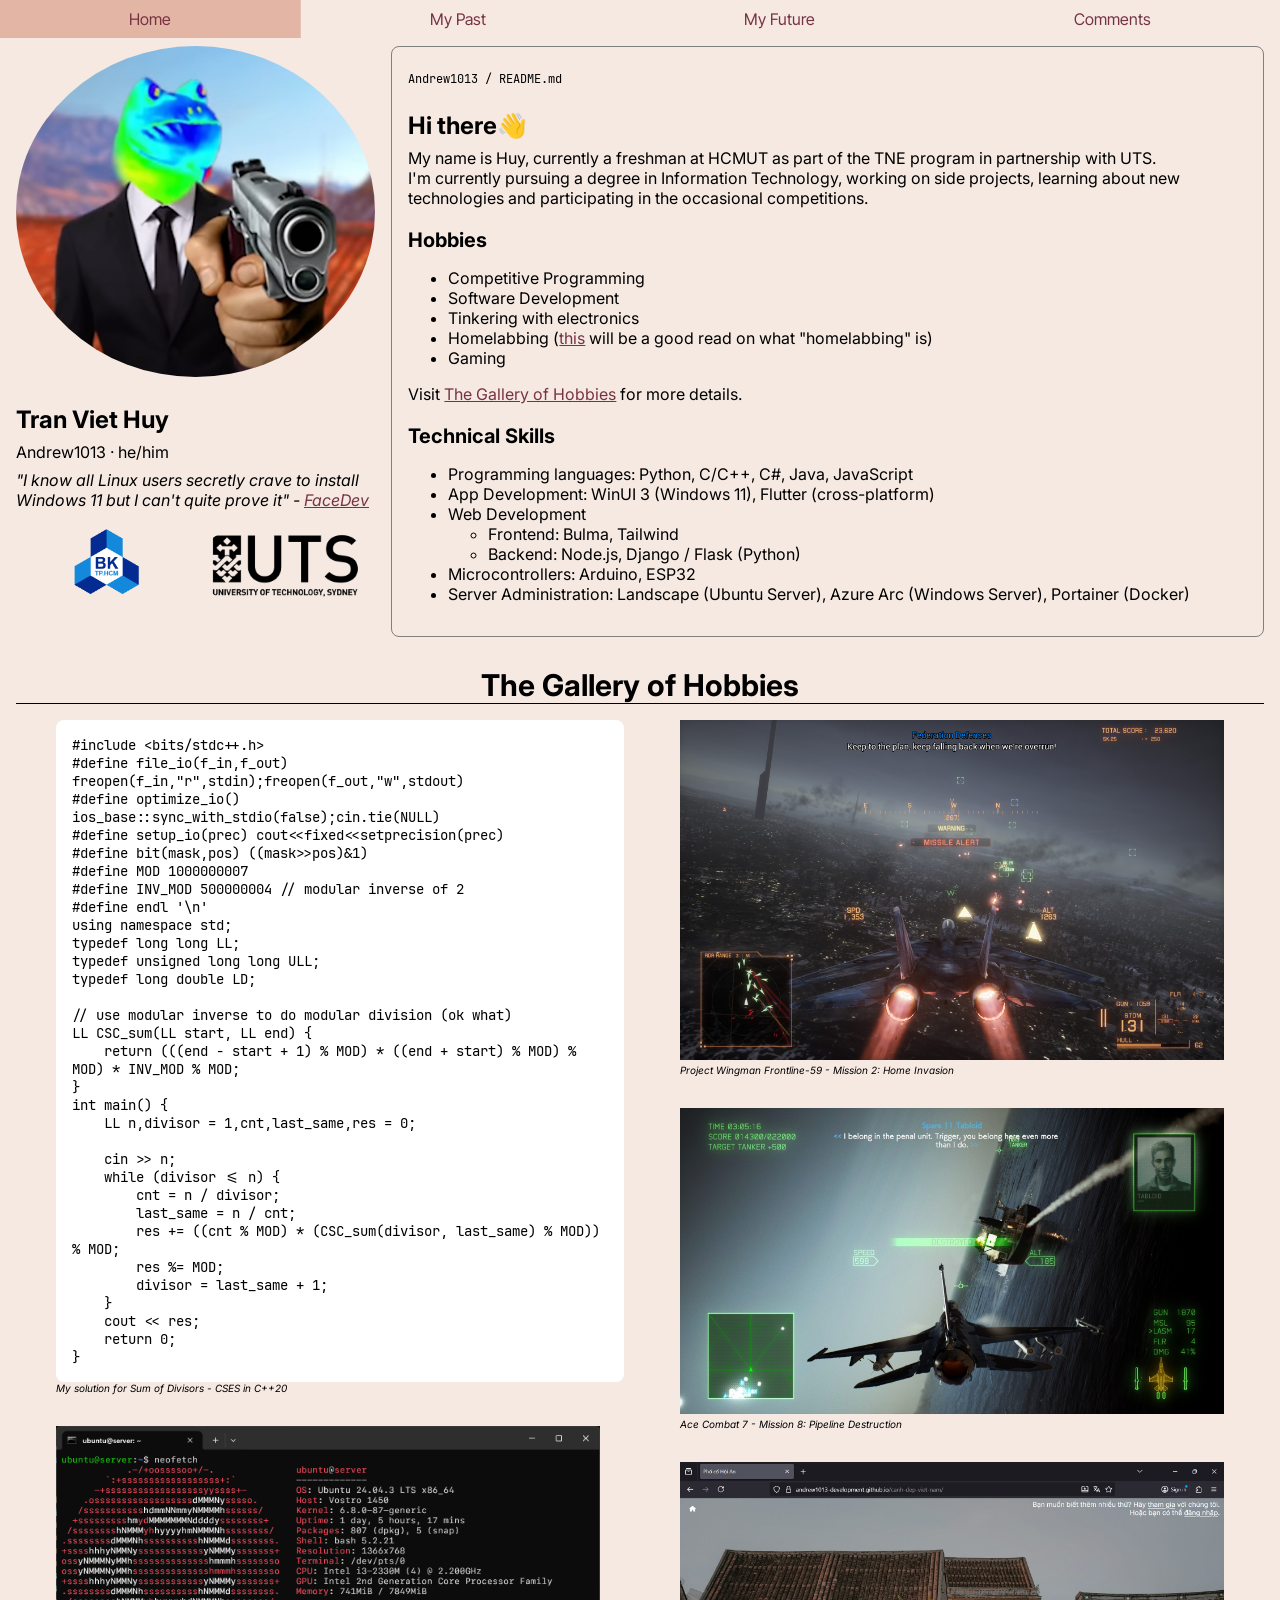
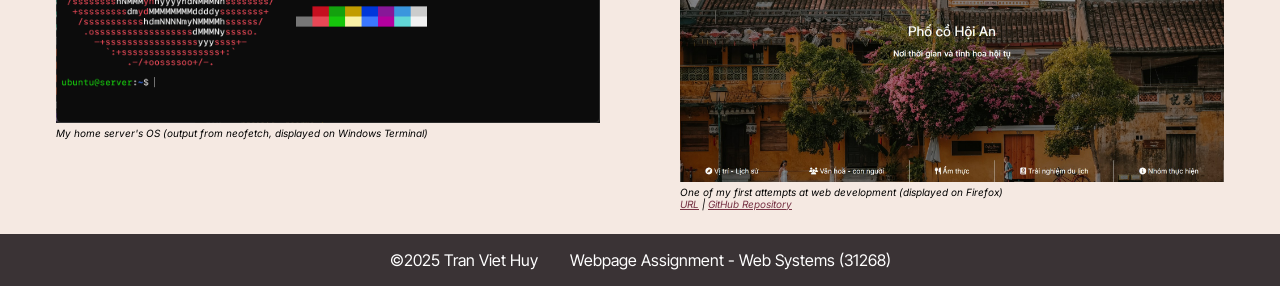
<file: index.html>
<!DOCTYPE html>
<html lang="en">
    <head>
        <meta charset="UTF-8">
        <meta name="viewport" content="width=device-width, initial-scale=1.0">
        <link rel="stylesheet" href="websystems.css">
        <title>Home</title>
    </head>
    <body>
        <header>
            <nav>
                <a class="selected" href="index.html">Home</a>
                <a href="past.html">My Past</a>
                <a href="future.html">My Future</a>
                <a href="comments.html">Comments</a>
            </nav>
        </header>
        <main>
            <div class="page">
                <section>
                    <div class="profile">
                        <div class="sidebar">
                            <img src="images/home/profile.jpg" alt="A profile picture of Tran Viet Huy, depicting a humanoid frog holding a gun">
                            <h2>Tran Viet Huy</h2>
                            <p>Andrew1013 &middot; he/him</p>
                            <p><i>"I know all Linux users secretly crave to install Windows 11 but I can't quite prove it" - <a href="https://youtu.be/ROMLBio1iCI?si=pkUPXzKZZ88r0dwk&amp;t=563" target="_blank">FaceDev</a></i></p>
                            <div class="affiliation">
                                <img src="images/home/bk-logo.png" alt="Ho Chi Minh University of Technology logo">
                                <img src="images/home/uts-logo.png" alt="University of Technology Sydney logo">
                            </div>
                        </div>
                        <div class="readme">
                            <p class="filename">Andrew1013 / README.md</p>
                            <div class="markdown">
                                <h2>Hi there👋</h2>
                                <p>
                                    My name is Huy, currently a freshman at HCMUT as part of the TNE program in partnership with UTS.<br>
                                    I'm currently pursuing a degree in Information Technology, working on side projects, learning about new technologies and participating in the occasional competitions.
                                </p>
                                <h3>Hobbies</h3>
                                <ul>
                                    <li>Competitive Programming</li>
                                    <li>Software Development</li>
                                    <li>Tinkering with electronics</li>
                                    <li>Homelabbing (<a href="https://itbible.org/homelabbing-for-beginners-break-things-learn-things-and-have-fun/" target="_blank">this</a> will be a good read on what "homelabbing" is)</li>
                                    <li>Gaming</li>
                                </ul>
                                <p>Visit <a href="#gallery">The Gallery of Hobbies</a> for more details.</p>
                                <h3>Technical Skills</h3>
                                <ul>
                                    <li>Programming languages: Python, C/C++, C#, Java, JavaScript</li>
                                    <li>App Development: WinUI 3 (Windows 11), Flutter (cross-platform)</li>
                                    <li>
                                        Web Development
                                        <ul>
                                            <li>Frontend: Bulma, Tailwind</li>
                                            <li>Backend: Node.js, Django / Flask (Python)</li>
                                        </ul>
                                    </li>
                                    <li>Microcontrollers: Arduino, ESP32</li>
                                    <li>Server Administration: Landscape (Ubuntu Server), Azure Arc (Windows Server), Portainer (Docker)</li>
                                </ul>
                            </div>
                        </div>
                    </div>
                </section>
                <section>
                    <div class="gallery" id="gallery">
                        <h1>The Gallery of Hobbies</h1>
                        <div class="container">
                            <figure>
                                <pre><code>#include &lt;bits/stdc++.h&gt;
#define file_io(f_in,f_out) freopen(f_in,&quot;r&quot;,stdin);freopen(f_out,&quot;w&quot;,stdout)
#define optimize_io() ios_base::sync_with_stdio(false);cin.tie(NULL)
#define setup_io(prec) cout&lt;&lt;fixed&lt;&lt;setprecision(prec)
#define bit(mask,pos) ((mask&gt;&gt;pos)&amp;1)
#define MOD 1000000007
#define INV_MOD 500000004 // modular inverse of 2
#define endl &#39;\n&#39;
using namespace std;
typedef long long LL;
typedef unsigned long long ULL;
typedef long double LD;

// use modular inverse to do modular division (ok what)
LL CSC_sum(LL start, LL end) {
    return (((end - start + 1) % MOD) * ((end + start) % MOD) % MOD) * INV_MOD % MOD;
}
int main() {
    LL n,divisor = 1,cnt,last_same,res = 0;
    
    cin &gt;&gt; n;
    while (divisor &lt;= n) {
        cnt = n / divisor;
        last_same = n / cnt;
        res += ((cnt % MOD) * (CSC_sum(divisor, last_same) % MOD)) % MOD;
        res %= MOD;
        divisor = last_same + 1;
    }
    cout &lt;&lt; res;
    return 0;
}</code></pre>                               
                                <figcaption>My solution for Sum of Divisors - CSES in C++20</figcaption>
                            </figure>
                            <figure>
                                <img src="images/home/homelab.png" alt="A screenshot of a Linux terminal running neofetch, showing the system details for a home server.">
                                <figcaption>My home server's OS (output from neofetch, displayed on Windows Terminal)</figcaption>
                            </figure>
                            <figure>
                                <img src="images/home/project-wingman.jpg" alt="A gameplay screenshot from the game Project Wingman, showing a jet fighter in a foggy, nighttime mission.">
                                <figcaption>Project Wingman Frontline-59 - Mission 2: Home Invasion</figcaption>
                            </figure>
                            <figure>
                                <img src="images/home/ace-combat.jpg" alt="A gameplay screenshot from the game Ace Combat 7, showing a jet fighter destroying a target ship.">
                                <figcaption>Ace Combat 7 - Mission 8: Pipeline Destruction</figcaption>
                            </figure>
                            <figure>
                                <img src="images/home/web-dev.jpg" alt="A screenshot of a previous web development project, a tourism website for Phố cổ Hội An.">
                                <figcaption>
                                    One of my first attempts at web development (displayed on Firefox)<br>
                                    <a href="https://andrew1013-development.github.io/canh-dep-viet-nam/" target="_blank">URL</a> | <a href="https://github.com/Andrew1013-development/canh-dep-viet-nam" target="_blank">GitHub Repository</a>
                                </figcaption>
                            </figure>
                        </div>
                    </div>
                </section>
            </div>
        </main>
        <footer>
            <p>&copy;2025 Tran Viet Huy</p>
            <p id="assignment-footer-field">Webpage Assignment - Web Systems (31268)</p>
        </footer>
    </body>
</html>
</file>
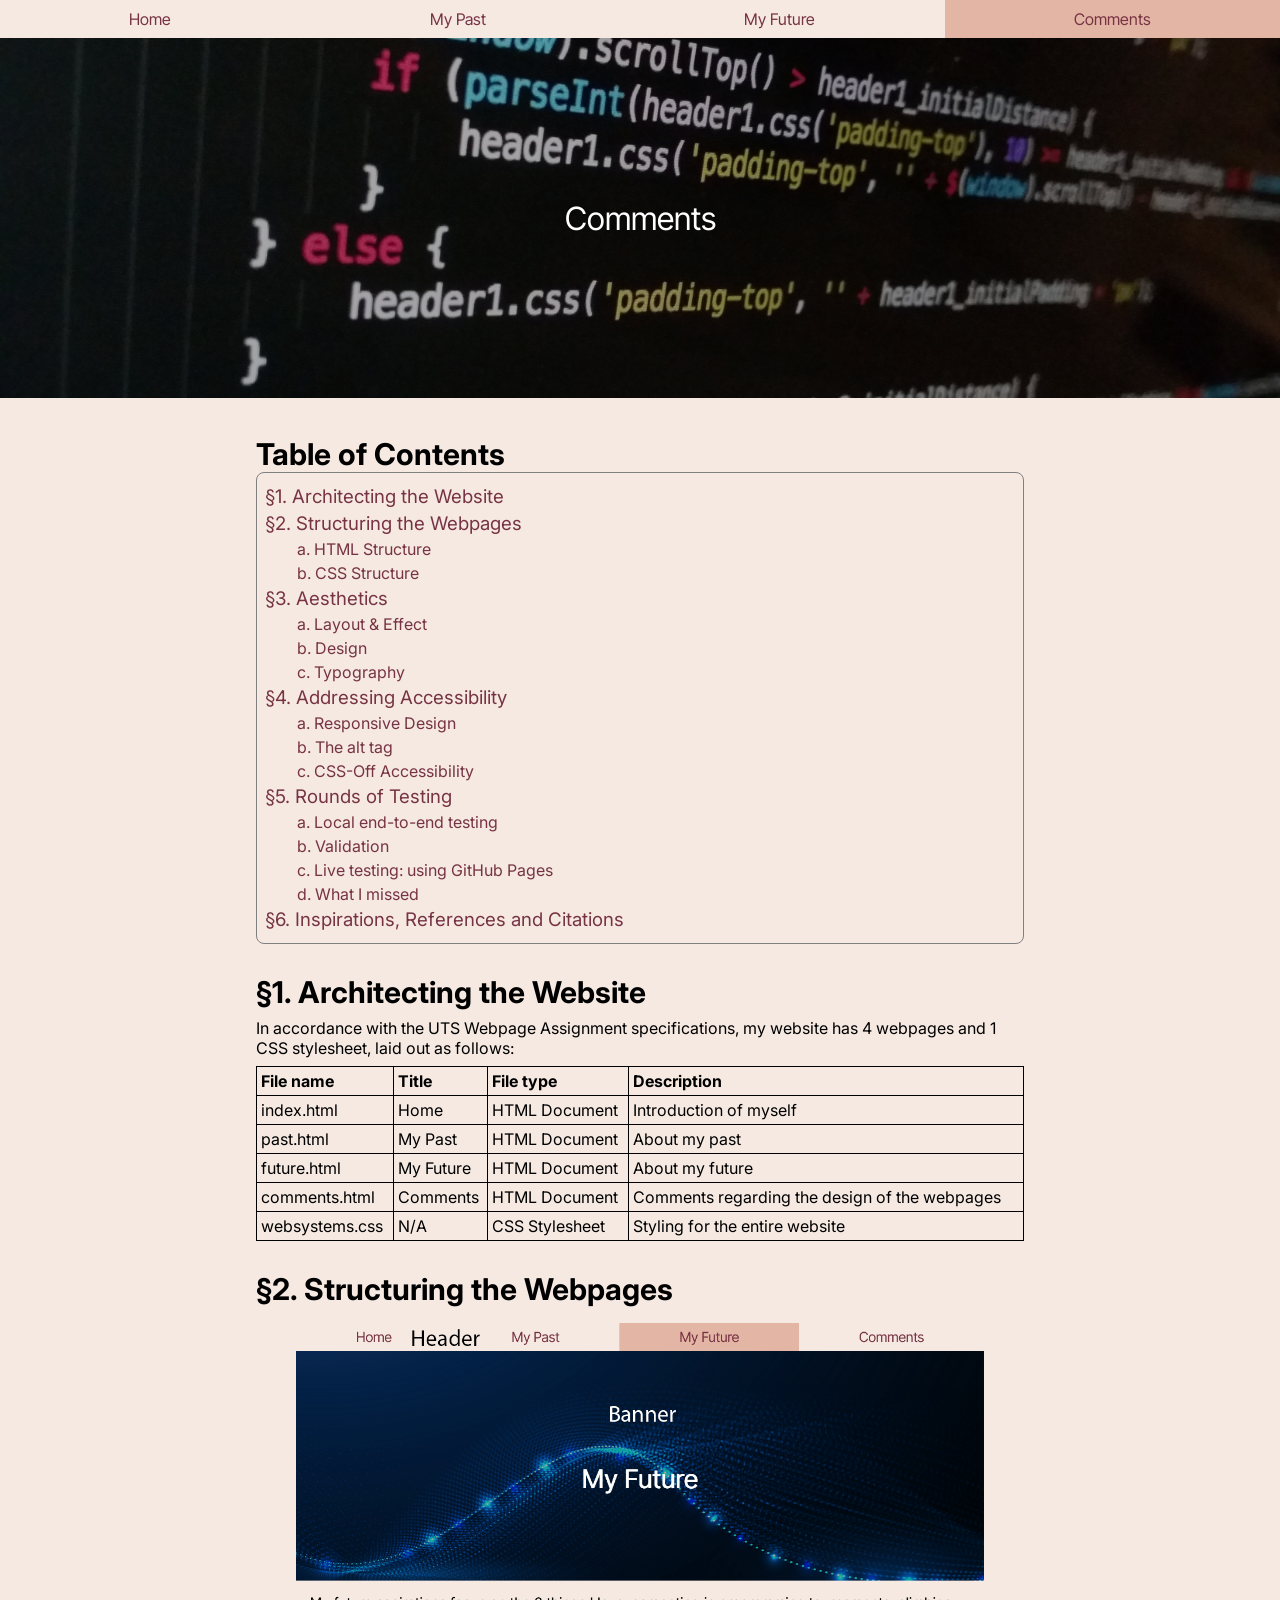
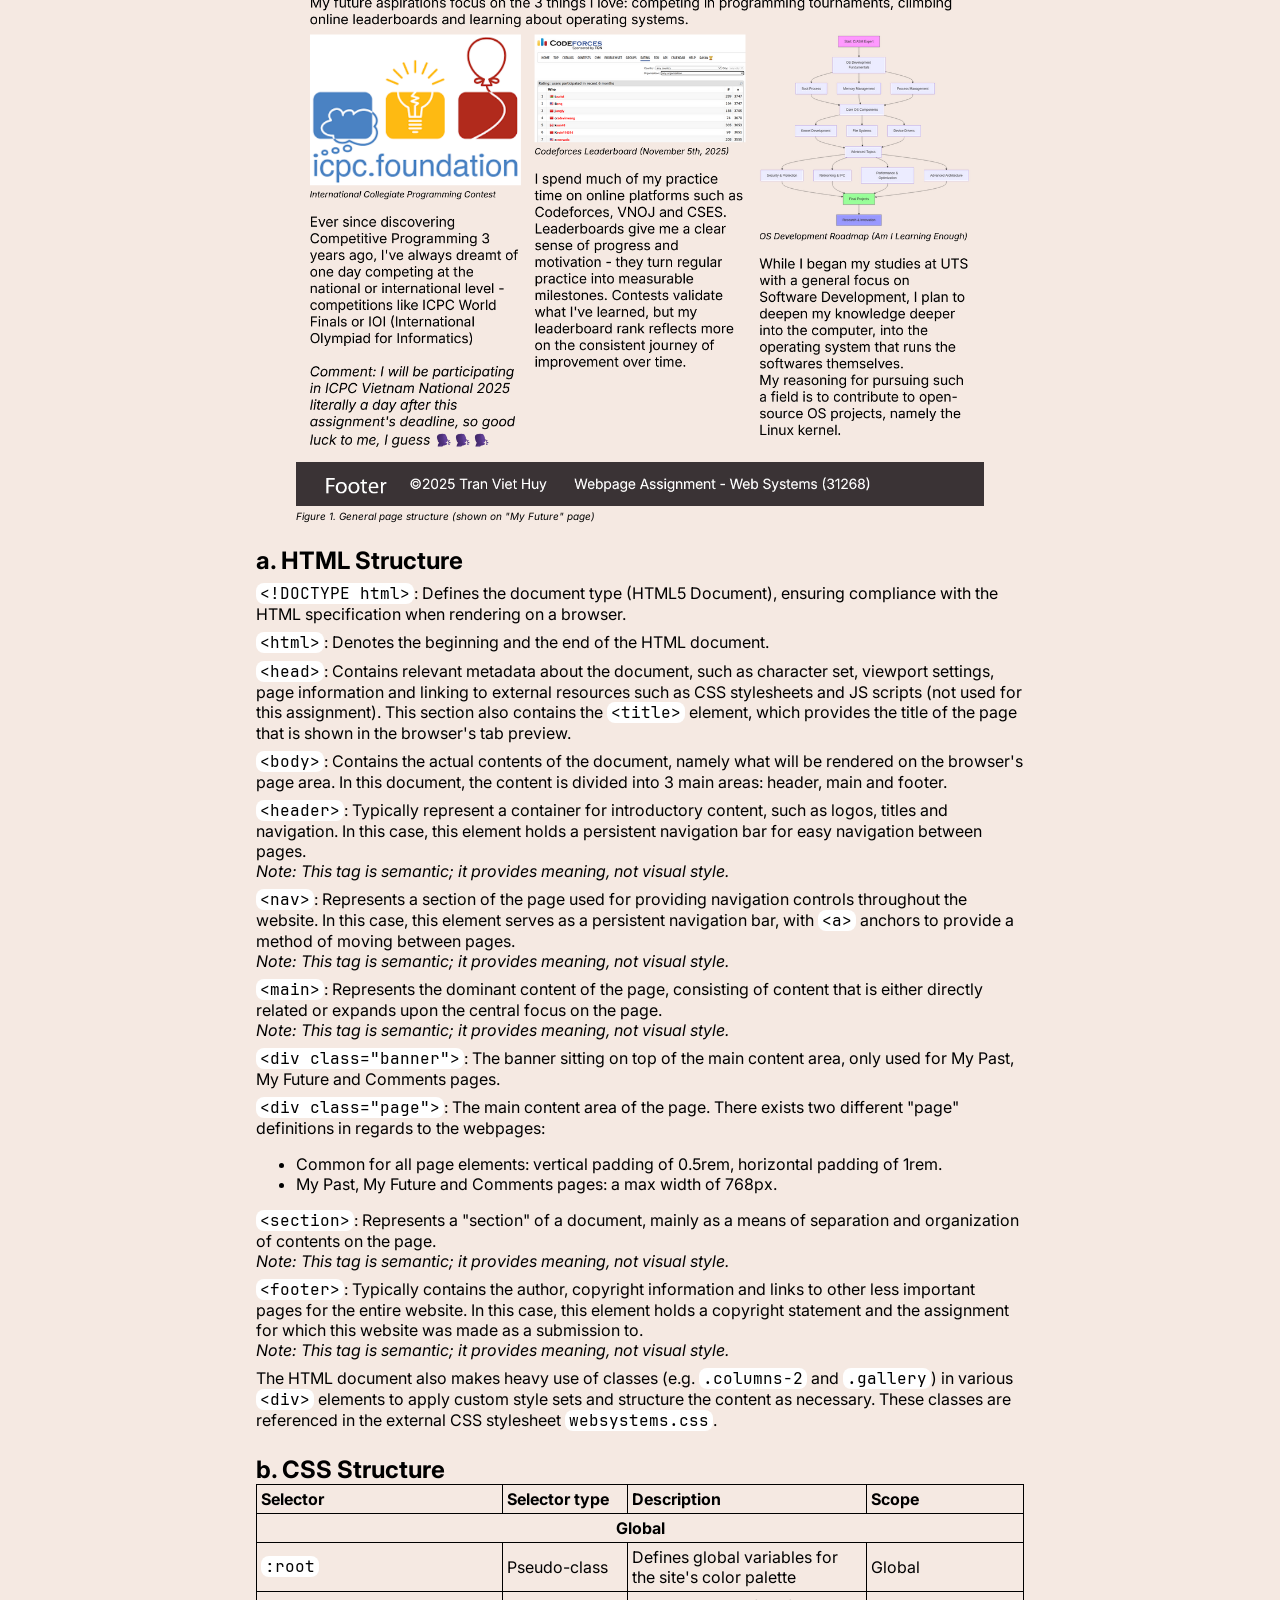
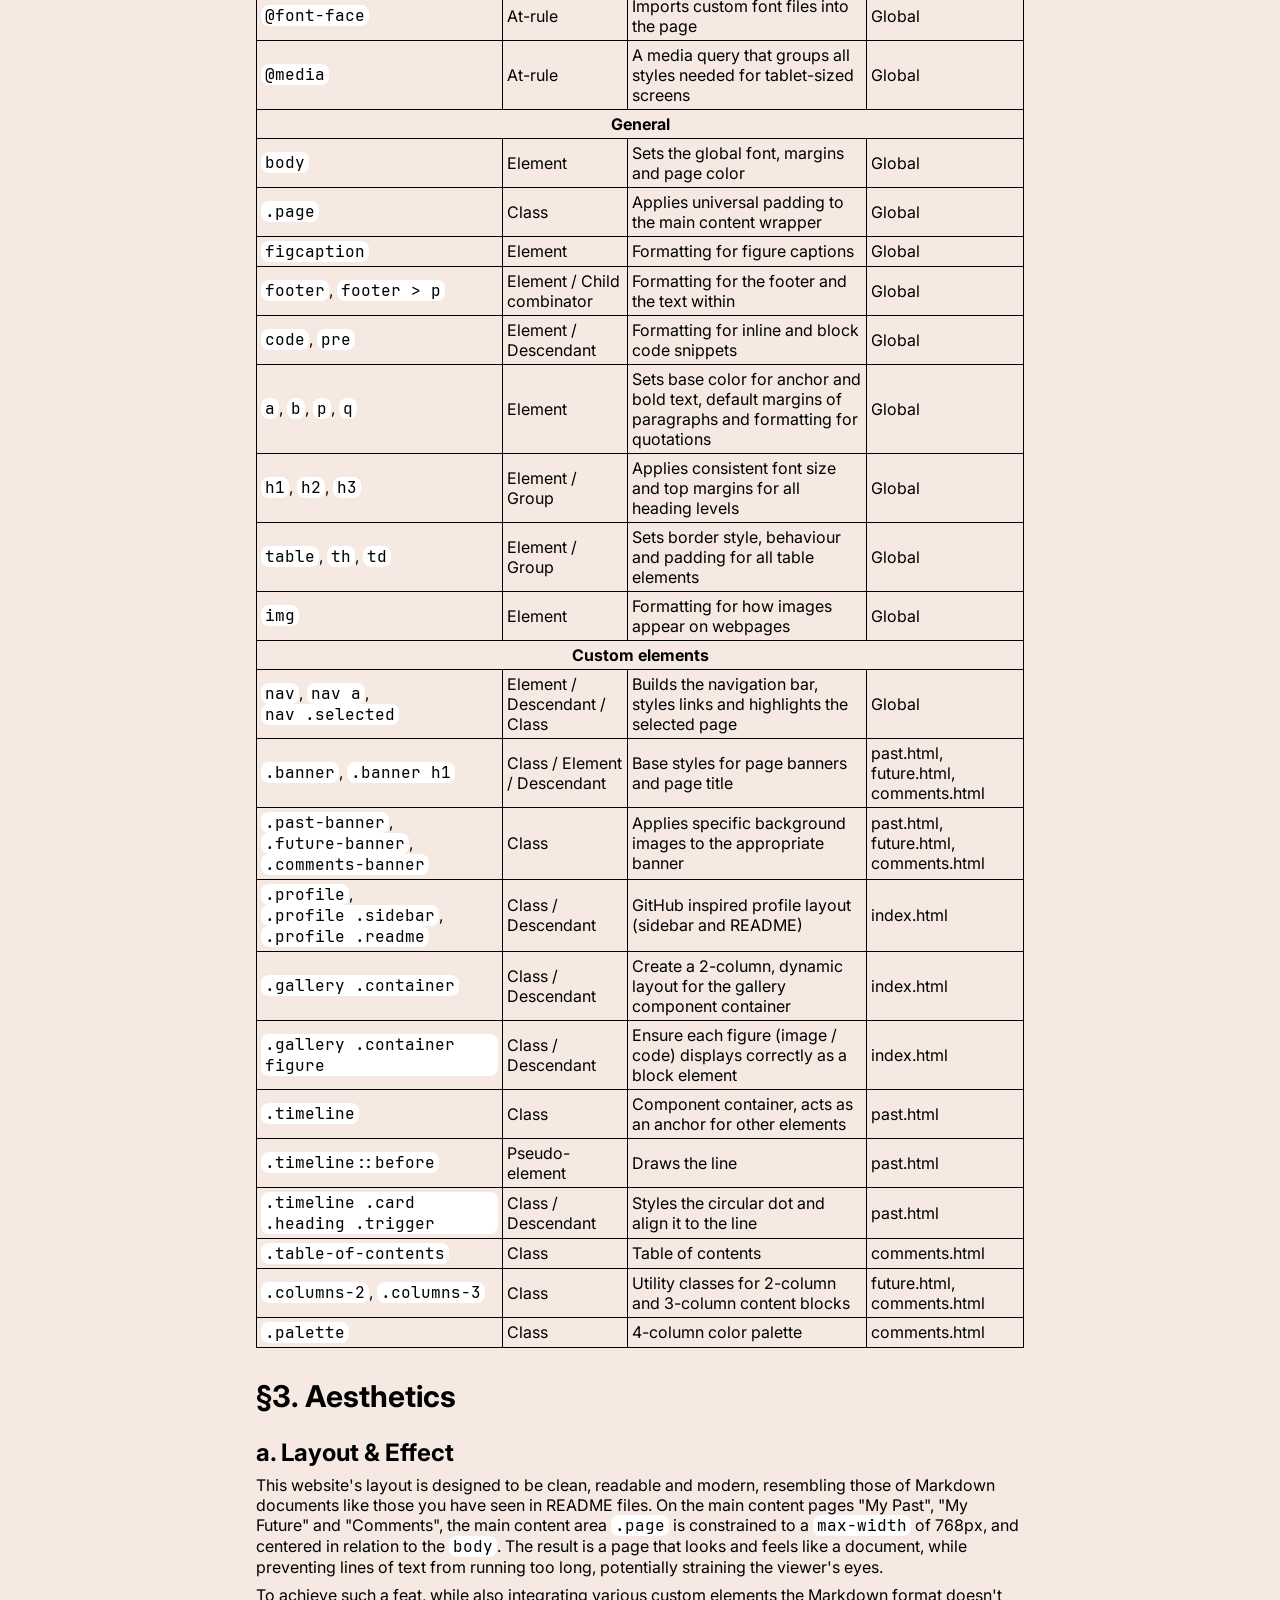
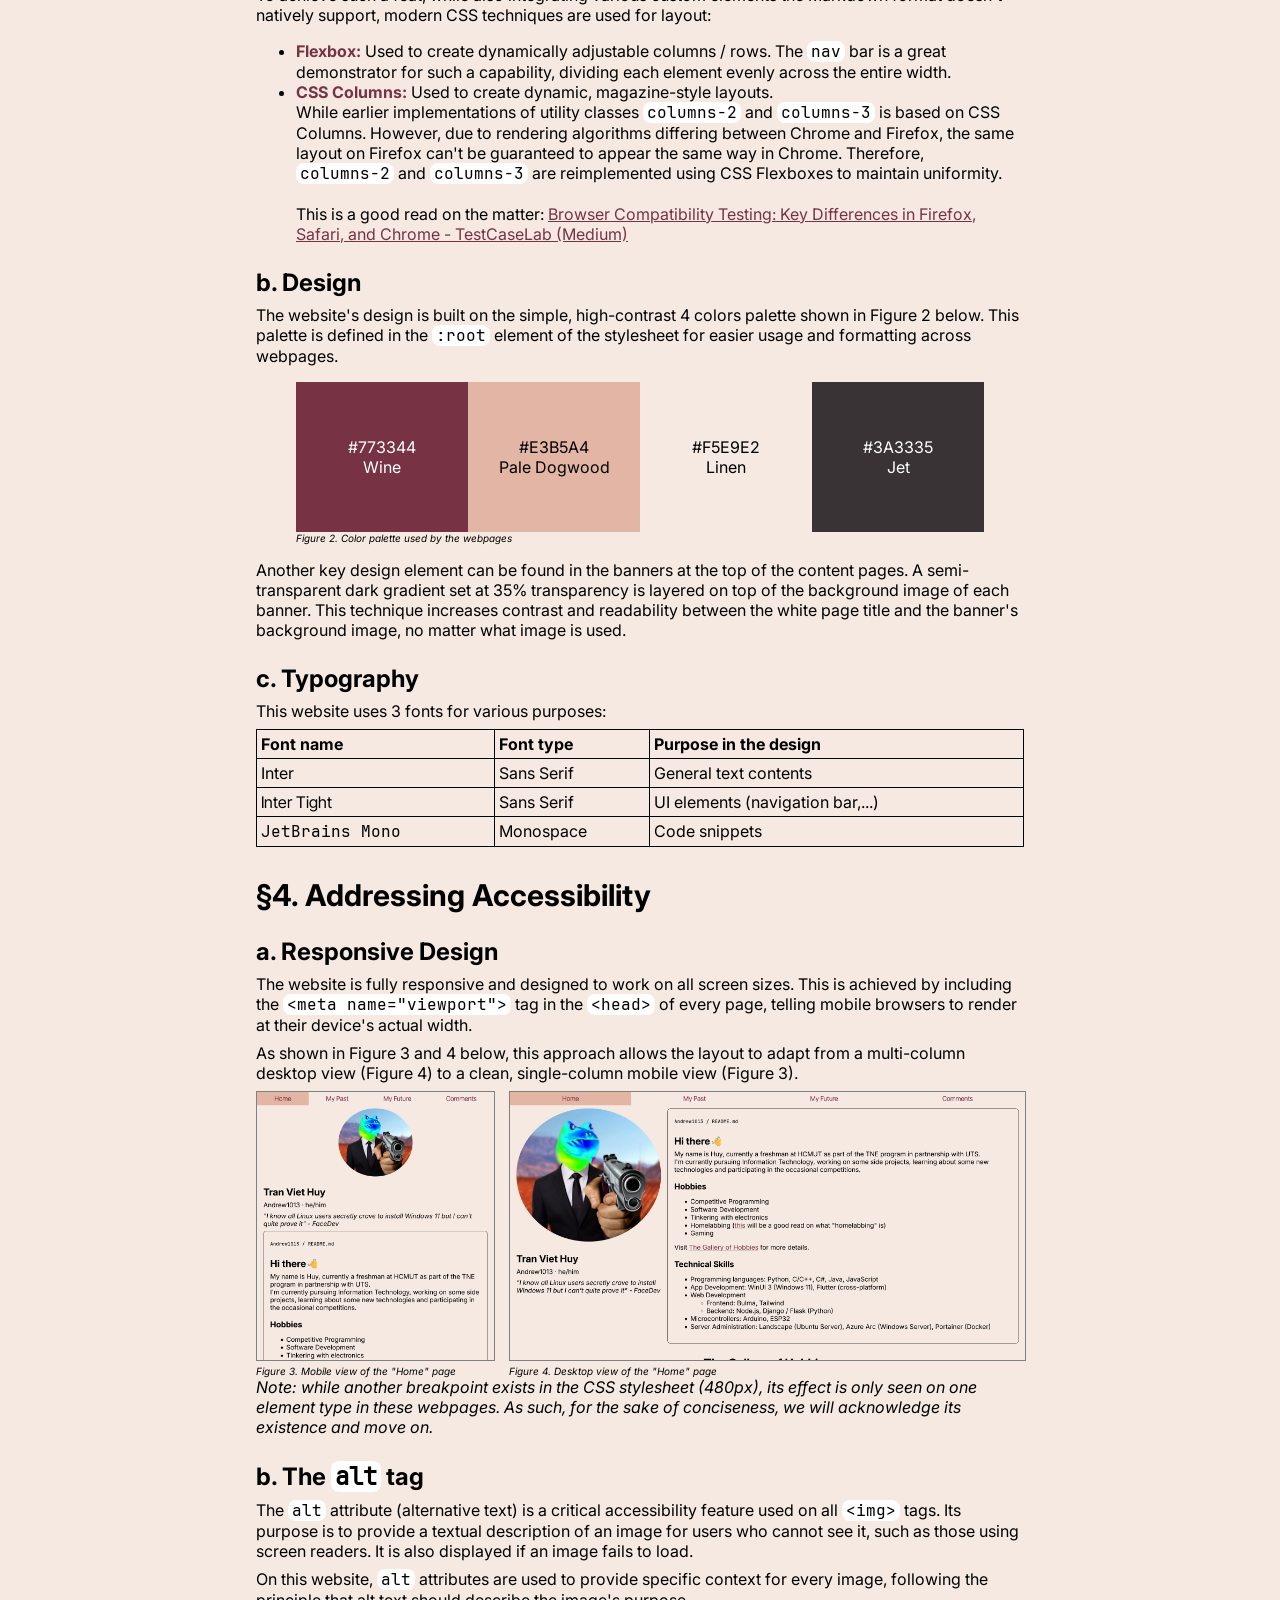
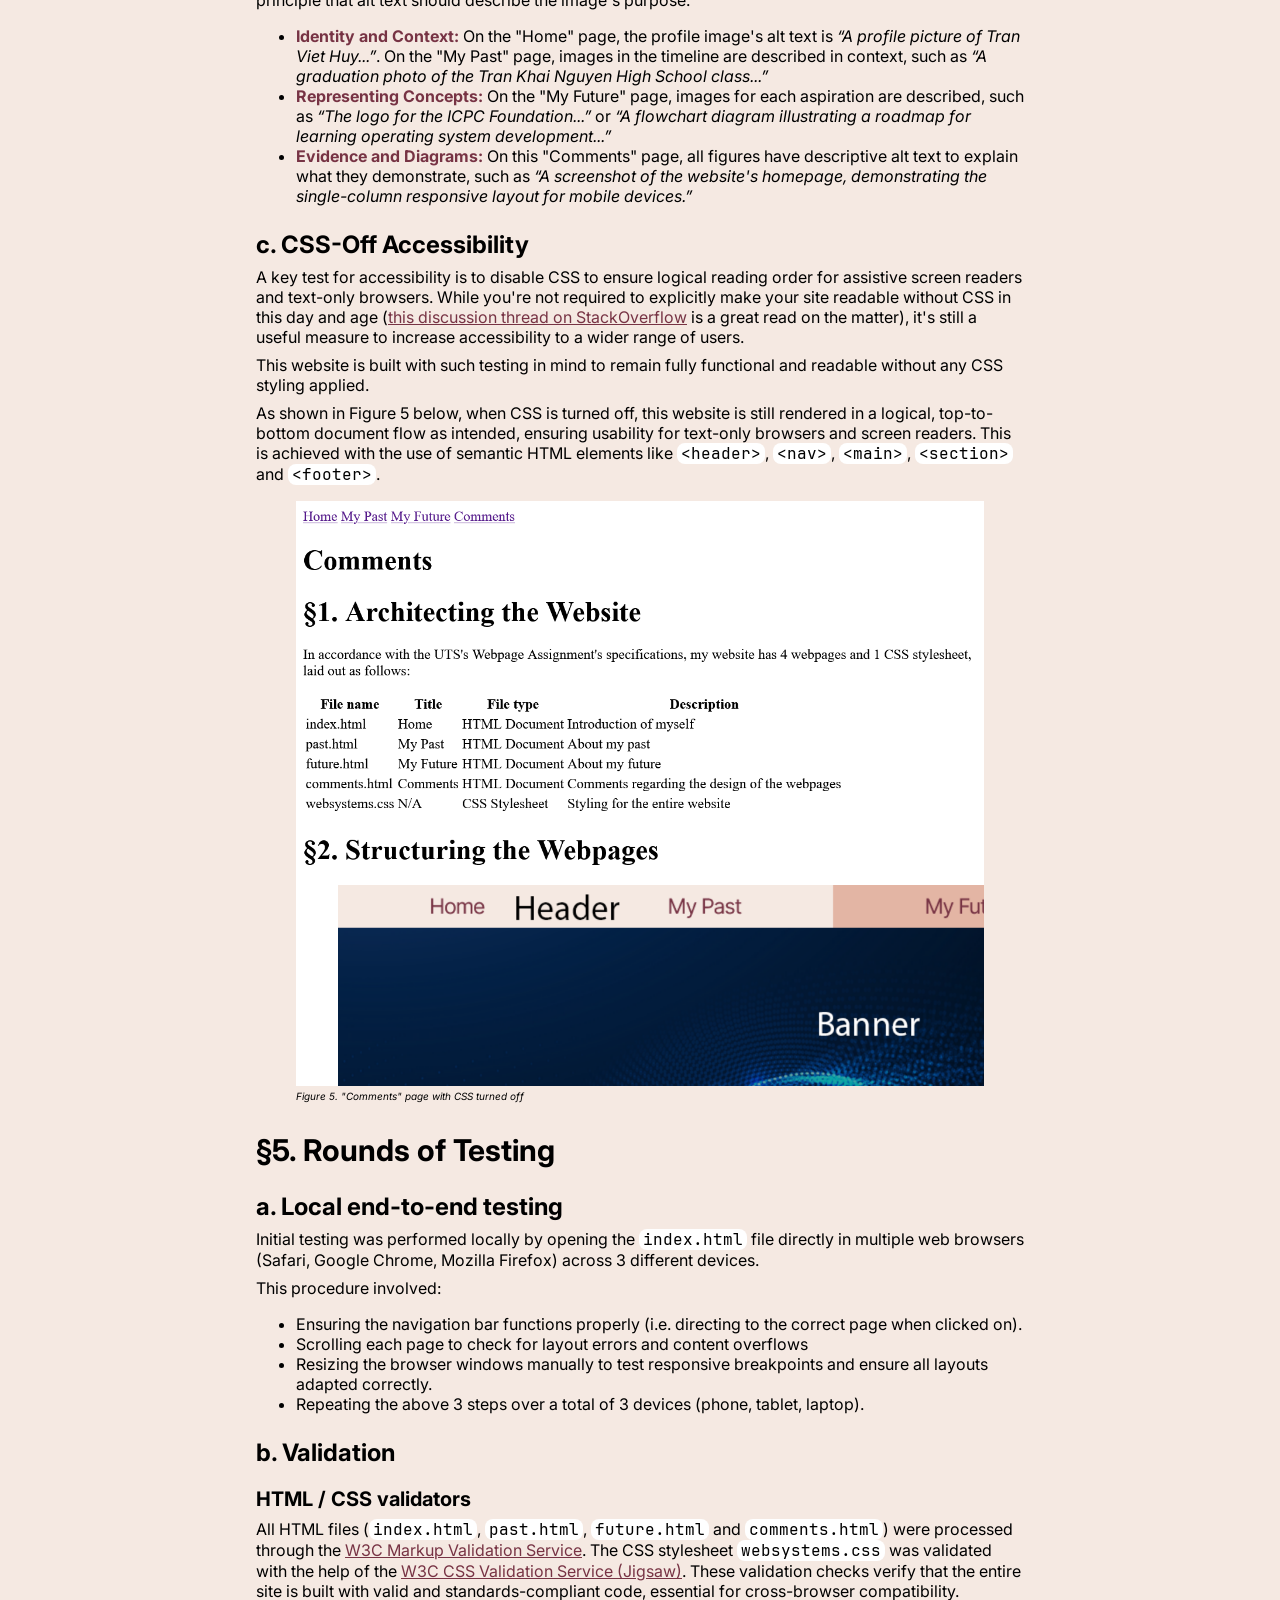
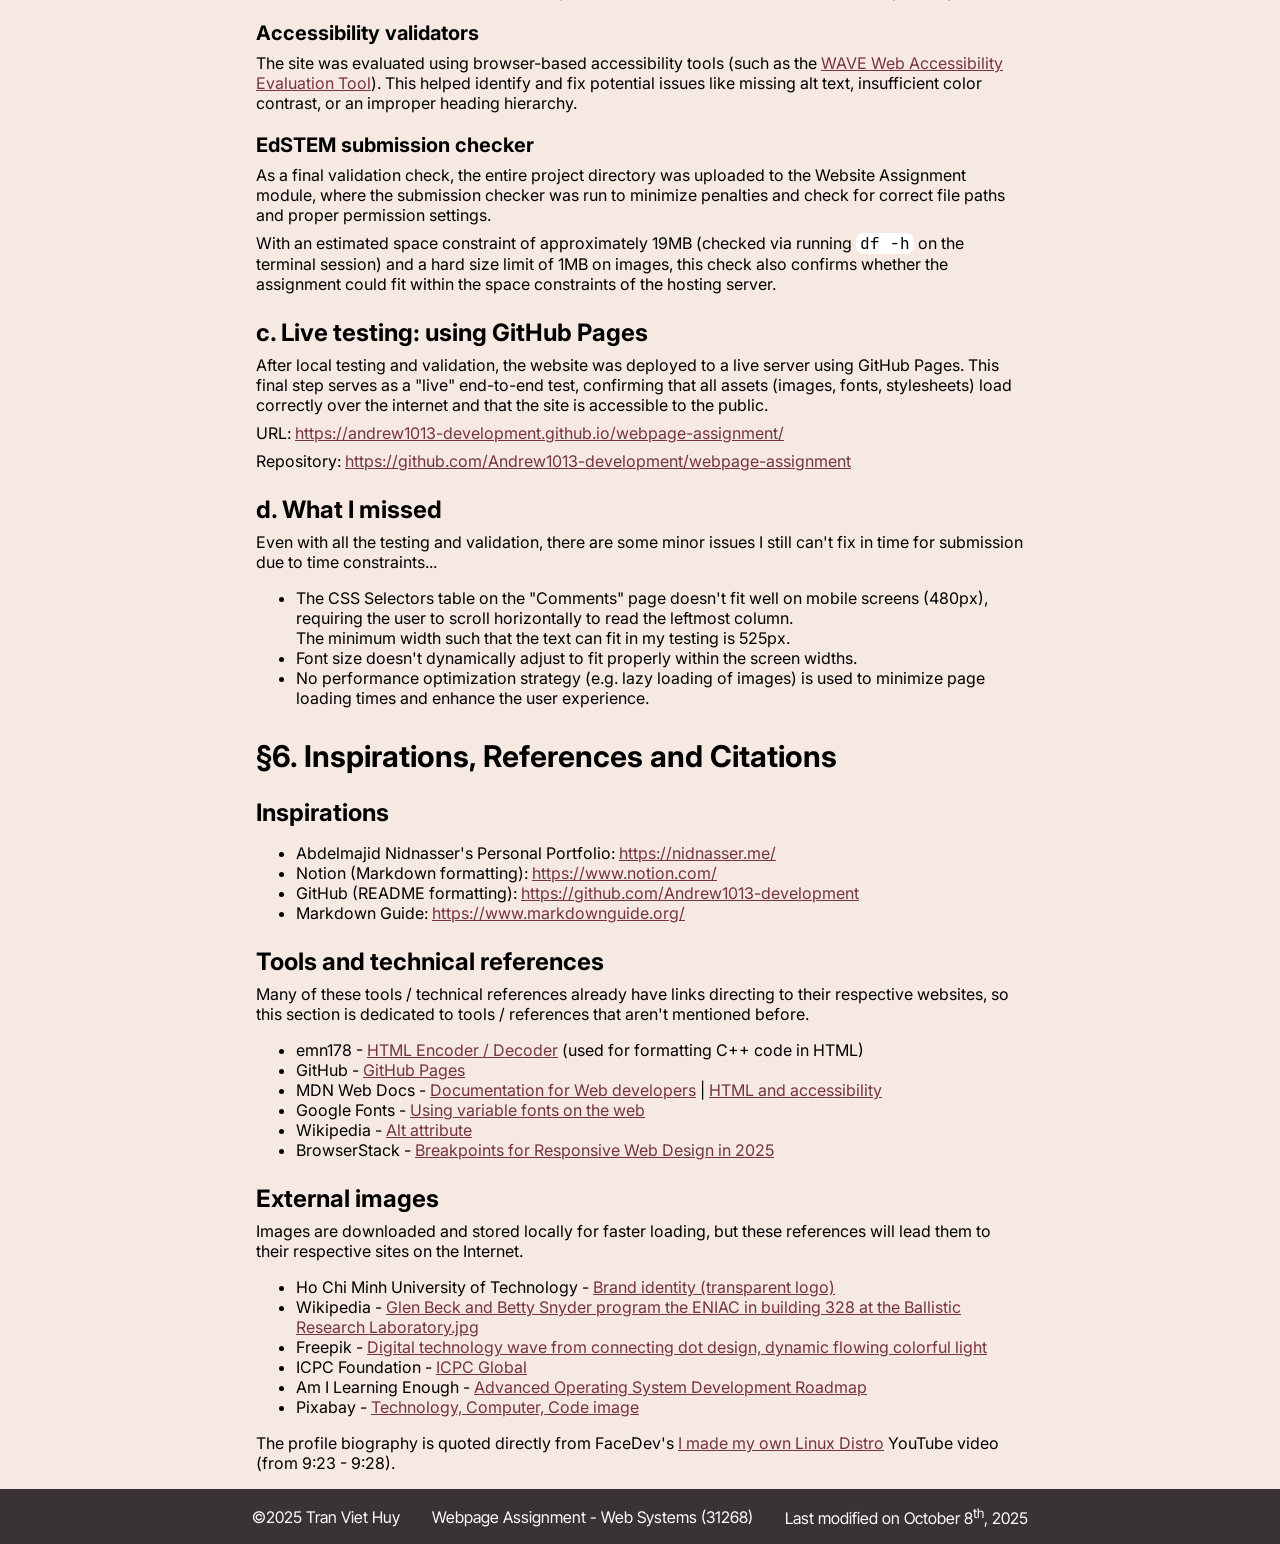
<file: comments.html>
<!DOCTYPE html>
<html lang="en">
    <head>
        <meta charset="UTF-8">
        <meta name="viewport" content="width=device-width, initial-scale=1.0">
        <link rel="stylesheet" href="websystems.css">
        <title>Comments</title>
    </head>
    <body>
        <header>
            <nav>
                <a href="index.html">Home</a>
                <a href="past.html">My Past</a>
                <a href="future.html">My Future</a>
                <a class="selected" href="comments.html">Comments</a>
            </nav>
        </header>
        <main>
            <div class="banner comments-banner">
                <p>Comments</p>
            </div>
            <div class="page" id="comments">
                <section id="section-0">
                    <h1>Table of Contents</h1>
                    <div class="table-of-contents">
                        <a href="#section-1" class="level-1">&sect;1. Architecting the Website</a>
                        <a href="#section-2" class="level-1">&sect;2. Structuring the Webpages</a>
                        <a href="#section-2a" class="level-2">a. HTML Structure</a>
                        <a href="#section-2b" class="level-2">b. CSS Structure</a>
                        <a href="#section-3" class="level-1">&sect;3. Aesthetics</a>
                        <a href="#section-3a" class="level-2">a. Layout & Effect</a>
                        <a href="#section-3b" class="level-2">b. Design</a>
                        <a href="#section-3c" class="level-2">c. Typography</a>
                        <a href="#section-4" class="level-1">&sect;4. Addressing Accessibility</a>
                        <a href="#section-4a" class="level-2">a. Responsive Design</a>
                        <a href="#section-4b" class="level-2">b. The alt tag</a>
                        <a href="#section-4c" class="level-2">c. CSS-Off Accessibility</a>
                        <a href="#section-5" class="level-1">&sect;5. Rounds of Testing</a>
                        <a href="#section-5a" class="level-2">a. Local end-to-end testing</a>
                        <a href="#section-5b" class="level-2">b. Validation</a>
                        <a href="#section-5c" class="level-2">c. Live testing: using GitHub Pages</a>
                        <a href="#section-5d" class="level-2">d. What I missed</a>
                        <a href="#section-6" class="level-1">&sect;6. Inspirations, References and Citations</a>
                        <!--<a href="#section-7" class="level-1">&sect;7. One more thing...</a>-->
                    </div>
                </section>
                <section id="section-1">
                    <h1>&sect;1. Architecting the Website</h1>
                    <p>In accordance with the UTS Webpage Assignment specifications, my website has 4 webpages and 1 CSS stylesheet, laid out as follows:</p>
                    <table>
                        <thead>
                            <tr>
                                <th>File name</th>
                                <th>Title</th>
                                <th>File type</th>
                                <th>Description</th>
                            </tr>
                        </thead>
                        <tbody>
                            <tr>
                                <td>index.html</td>
                                <td>Home</td>
                                <td>HTML Document</td>
                                <td>Introduction of myself</td>
                            </tr>
                            <tr>
                                <td>past.html</td>
                                <td>My Past</td>
                                <td>HTML Document</td>
                                <td>About my past</td>
                            </tr>
                            <tr>
                                <td>future.html</td>
                                <td>My Future</td>
                                <td>HTML Document</td>
                                <td>About my future</td>
                            </tr>
                            <tr>
                                <td>comments.html</td>
                                <td>Comments</td>
                                <td>HTML Document</td>
                                <td>Comments regarding the design of the webpages</td>
                            </tr>
                            <tr>
                                <td>websystems.css</td>
                                <td>N/A</td>
                                <td>CSS Stylesheet</td>
                                <td>Styling for the entire website</td>
                            </tr>
                        </tbody>
                    </table>         
                </section>
                <section id="section-2">
                    <h1>&sect;2. Structuring the Webpages</h1>
                    <figure>
                        <img src="images/comments/page-structure.png" alt="Diagram of the website's general page structure, showing the header, banner, main content area, and footer.">
                        <figcaption>Figure 1. General page structure (shown on "My Future" page)</figcaption>
                    </figure>
                    <h2 id="section-2a">a. HTML Structure</h2>
                    <p><code>&lt;!DOCTYPE html&gt;</code>: Defines the document type (HTML5 Document), ensuring compliance with the HTML specification when rendering on a browser.</p>
                    <p>
                        <code>&lt;html&gt;</code>: 
                        Denotes the beginning and the end of the HTML document.
                    </p>
                    <p>
                        <code>&lt;head&gt;</code>: 
                        Contains relevant metadata about the document, such as character set, viewport settings, page information and linking to external resources such as CSS stylesheets and JS scripts (not used for this assignment).
                        This section also contains the <code>&lt;title&gt;</code> element, which provides the title of the page that is shown in the browser's tab preview.                        
                    </p>
                    <p>
                        <code>&lt;body&gt;</code>: 
                        Contains the actual contents of the document, namely what will be rendered on the browser's page area. 
                        In this document, the content is divided into 3 main areas: header, main and footer. 
                    </p>
                    <p>
                        <code>&lt;header&gt;</code>: 
                        Typically represent a container for introductory content, such as logos, titles and navigation. 
                        In this case, this element holds a persistent navigation bar for easy navigation between pages.<br>
                        <i>Note: This tag is semantic; it provides meaning, not visual style.</i>
                    </p>
                    <p>
                        <code>&lt;nav&gt;</code>: 
                        Represents a section of the page used for providing navigation controls throughout the website.
                        In this case, this element serves as a persistent navigation bar, with <code>&lt;a&gt;</code> anchors to provide a method of moving between pages.<br>
                        <i>Note: This tag is semantic; it provides meaning, not visual style.</i>
                    </p>
                    <p>
                        <code>&lt;main&gt;</code>: 
                        Represents the dominant content of the page, consisting of content that is either directly related or expands upon the central focus on the page. <br>
                        <i>Note: This tag is semantic; it provides meaning, not visual style.</i>
                    </p>
                    <p>
                        <code>&lt;div class="banner"&gt;</code>: 
                        The banner sitting on top of the main content area, only used for My Past, My Future and Comments pages.
                    </p>
                    <p>
                        <code>&lt;div class="page"&gt;</code>: 
                        The main content area of the page. There exists two different "page" definitions in regards to the webpages:
                    </p>
                    <ul>
                        <li>Common for all page elements: vertical padding of 0.5rem, horizontal padding of 1rem.</li>
                        <li>My Past, My Future and Comments pages: a max width of 768px.</li>
                    </ul>
                    <p>
                        <code>&lt;section&gt;</code>: 
                        Represents a "section" of a document, mainly as a means of separation and organization of contents on the page.<br>
                        <i>Note: This tag is semantic; it provides meaning, not visual style.</i>
                    </p>
                    <p>
                        <code>&lt;footer&gt;</code>: 
                        Typically contains the author, copyright information and links to other less important pages for the entire website. 
                        In this case, this element holds a copyright statement and the assignment for which this website was made as a submission to.<br>
                        <i>Note: This tag is semantic; it provides meaning, not visual style.</i>
                    </p>
                    <p>
                        The HTML document also makes heavy use of classes (e.g. <code>.columns-2</code> and <code>.gallery</code>) in various <code>&lt;div&gt;</code> elements to apply custom style sets and structure the content as necessary. 
                        These classes are referenced in the external CSS stylesheet <code>websystems.css</code>.
                    </p>
                    <h2 id="section-2b">b. CSS Structure</h2>
                    <table>
                        <thead>
                            <tr>
                                <th>Selector</th>
                                <th>Selector type</th>
                                <th>Description</th>
                                <th>Scope</th>
                            </tr>
                        </thead>
                        <tbody>
                            <tr><th colspan="4" class="group-row">Global</th></tr>
                            <tr>
                                <td><code>:root</code></td>
                                <td>Pseudo-class</td>
                                <td>Defines global variables for the site's color palette</td>
                                <td>Global</td>
                            </tr>
                            <tr>
                                <td><code>@font-face</code></td>
                                <td>At-rule</td>
                                <td>Imports custom font files into the page</td>
                                <td>Global</td>
                            </tr>
                            <tr>
                                <td><code>@media</code></td>
                                <td>At-rule</td>
                                <td>A media query that groups all styles needed for tablet-sized screens</td>
                                <td>Global</td>
                            </tr>
                            <tr><th colspan="4" class="group-row">General</th></tr>
                            <tr>
                                <td><code>body</code></td>
                                <td>Element</td>
                                <td>Sets the global font, margins and page color</td>
                                <td>Global</td>
                            </tr>
                            <tr>
                                <td><code>.page</code></td>
                                <td>Class</td>
                                <td>Applies universal padding to the main content wrapper</td>
                                <td>Global</td>
                            </tr>
                            <tr>
                                <td><code>figcaption</code></td>
                                <td>Element</td>
                                <td>Formatting for figure captions</td>
                                <td>Global</td>
                            </tr>
                            <tr>
                                <td><code>footer</code>, <code>footer > p</code></td>
                                <td>Element / Child combinator</td>
                                <td>Formatting for the footer and the text within</td>
                                <td>Global</td>
                            </tr>
                            <tr>
                                <td><code>code</code>, <code>pre</code></td>
                                <td>Element / Descendant</td>
                                <td>Formatting for inline and block code snippets</td>
                                <td>Global</td>
                            </tr>
                            <tr>
                                <td><code>a</code>, <code>b</code>, <code>p</code>, <code>q</code></td>
                                <td>Element</td>
                                <td>Sets base color for anchor and bold text, default margins of paragraphs and formatting for quotations</td>
                                <td>Global</td>
                            </tr>
                            <tr>
                                <td><code>h1</code>, <code>h2</code>, <code>h3</code></td>
                                <td>Element / Group</td>
                                <td>Applies consistent font size and top margins for all heading levels</td>
                                <td>Global</td>
                            </tr>
                            <tr>
                                <td><code>table</code>, <code>th</code>, <code>td</code></td>
                                <td>Element / Group</td>
                                <td>Sets border style, behaviour and padding for all table elements</td>
                                <td>Global</td>
                            </tr>
                            <tr>
                                <td><code>img</code></td>
                                <td>Element</td>
                                <td>Formatting for how images appear on webpages</td>
                                <td>Global</td>
                            </tr>
                            <tr><th colspan="4" class="group-row">Custom elements</th></tr>
                            <tr>
                                <td><code>nav</code>, <code>nav a</code>, <code>nav .selected</code></td>
                                <td>Element / Descendant / Class</td>
                                <td>Builds the navigation bar, styles links and highlights the selected page</td>
                                <td>Global</td>
                            </tr>
                            <tr>
                                <td><code>.banner</code>, <code>.banner h1</code></td>
                                <td>Class / Element / Descendant</td>
                                <td>Base styles for page banners and page title</td>
                                <td>past.html, future.html, comments.html</td>
                            </tr>
                            <tr>
                                <td><code>.past-banner</code>, <code>.future-banner</code>, <code>.comments-banner</code></td>
                                <td>Class</td>
                                <td>Applies specific background images to the appropriate banner</td>
                                <td>past.html, future.html, comments.html</td>
                            </tr>
                            <tr>
                                <td><code>.profile</code>, <code>.profile .sidebar</code>, <code>.profile .readme</code></td>
                                <td>Class / Descendant</td>
                                <td>GitHub inspired profile layout (sidebar and README)</td>
                                <td>index.html</td>
                            </tr>
                            <tr>
                                <td><code>.gallery .container</code></td>
                                <td>Class / Descendant</td>
                                <td>Create a 2-column, dynamic layout for the gallery component container</td>
                                <td>index.html</td>
                            </tr>
                            <tr>
                                <td><code>.gallery .container figure</code></td>
                                <td>Class / Descendant</td>
                                <td>Ensure each figure (image / code) displays correctly as a block element</td>
                                <td>index.html</td>
                            </tr>
                            <tr>
                                <td><code>.timeline</code></td>
                                <td>Class</td>
                                <td>Component container, acts as an anchor for other elements</td>
                                <td>past.html</td>
                            </tr>
                            <tr>
                                <td><code>.timeline::before</code></td>
                                <td>Pseudo-element</td>
                                <td>Draws the line</td>
                                <td>past.html</td>
                            </tr>
                            <tr>
                                <td><code>.timeline .card .heading .trigger</code></td>
                                <td>Class / Descendant</td>
                                <td>Styles the circular dot and align it to the line</td>
                                <td>past.html</td>
                            </tr>
                            <tr>
                                <td><code>.table-of-contents</code></td>
                                <td>Class</td>
                                <td>Table of contents</td>
                                <td>comments.html</td>
                            </tr>
                            <tr>
                                <td><code>.columns-2</code>, <code>.columns-3</code></td>
                                <td>Class</td>
                                <td>Utility classes for 2-column and 3-column content blocks</td>
                                <td>future.html, comments.html</td>
                            </tr>
                            <tr>
                                <td><code>.palette</code></td>
                                <td>Class</td>
                                <td>4-column color palette</td>
                                <td>comments.html</td>
                            </tr>
                        </tbody>
                    </table>
                </section>
                <section id="section-3">
                    <h1>&sect;3. Aesthetics</h1>
                    <h2 id="section-3a">a. Layout & Effect</h2>
                    <p>
                        This website's layout is designed to be clean, readable and modern, resembling those of Markdown documents like those you have seen in README files.
                        On the main content pages "My Past", "My Future" and "Comments", the main content area <code>.page</code> is constrained to a <code>max-width</code> of 768px, and centered in relation to the <code>body</code>. 
                        The result is a page that looks and feels like a document, while preventing lines of text from running too long, potentially straining the viewer's eyes.
                    </p>
                    <p>
                        To achieve such a feat, while also integrating various custom elements the Markdown format doesn't natively support, modern CSS techniques are used for layout:
                    </p>
                    <ul>
                        <li><b>Flexbox:</b> Used to create dynamically adjustable columns / rows. The <code>nav</code> bar is a great demonstrator for such a capability, dividing each element evenly across the entire width.</li>
                        <li>
                            <b>CSS Columns:</b> Used to create dynamic, magazine-style layouts.<br>
                            While earlier implementations of utility classes <code>columns-2</code> and <code>columns-3</code> is based on CSS Columns.
                            However, due to rendering algorithms differing between Chrome and Firefox, the same layout on Firefox can't be guaranteed to appear the same way in Chrome.
                            Therefore, <code>columns-2</code> and <code>columns-3</code> are reimplemented using CSS Flexboxes to maintain uniformity.<br><br>
                            This is a good read on the matter: <a href="https://medium.com/@case_lab/browser-compatibility-testing-key-differences-in-firefox-safari-and-chrome-18b133ec9507">Browser Compatibility Testing: Key Differences in Firefox, Safari, and Chrome - TestCaseLab (Medium)</a>
                        </li>
                    </ul>
                    <h2 id="section-3b">b. Design</h2>
                    <p>
                        The website's design is built on the simple, high-contrast 4 colors palette shown in Figure 2 below. 
                        This palette is defined in the <code>:root</code> element of the stylesheet for easier usage and formatting across webpages.
                    </p>
                    <figure>
                        <div class="palette">
                            <div class="primary"><p>#773344<br>Wine</p></div>
                            <div class="secondary"><p>#E3B5A4<br>Pale Dogwood</p></div>
                            <div class="background"><p>#F5E9E2<br>Linen</p></div>
                            <div class="footer"><p>#3A3335<br>Jet</p></div>
                        </div>
                        <figcaption>Figure 2. Color palette used by the webpages</figcaption>
                    </figure>
                    <p>
                        Another key design element can be found in the banners at the top of the content pages. 
                        A semi-transparent dark gradient set at 35% transparency is layered on top of the background image of each banner.
                        This technique increases contrast and readability between the white page title and the banner's background image, no matter what image is used.
                    </p>
                    <h2 id="section-3c">c. Typography</h2>
                    <p>This website uses 3 fonts for various purposes:</p>
                    <table>
                        <thead>
                            <tr>
                                <th>Font name</th>
                                <th>Font type</th>
                                <th>Purpose in the design</th>
                            </tr>
                        </thead>
                        <tbody>
                            <tr>
                                <td class="inter">Inter</td>
                                <td>Sans Serif</td>
                                <td>General text contents</td>
                            </tr>
                            <tr>
                                <td class="inter-tight">Inter Tight</td>
                                <td>Sans Serif</td>
                                <td>UI elements (navigation bar,...)</td>
                            </tr>
                            <tr>
                                <td class="jetbrains-mono">JetBrains Mono</td>
                                <td>Monospace</td>
                                <td>Code snippets</td>
                            </tr>
                        </tbody>
                    </table>
                </section>
                <section id="section-4">
                    <h1>&sect;4. Addressing Accessibility</h1>
                    <h2 id="section-4a">a. Responsive Design</h2>
                    <p>
                        The website is fully responsive and designed to work on all screen sizes. 
                        This is achieved by including the <code>&lt;meta name="viewport"&gt;</code> tag in the <code>&lt;head&gt;</code> of every page, telling mobile browsers to render at their device's actual width.
                    </p>
                    <p>As shown in Figure 3 and 4 below, this approach allows the layout to adapt from a multi-column desktop view (Figure 4) to a clean, single-column mobile view (Figure 3).</p>
                    <div class="columns-2">
                        <figure id="mobile">
                            <img src="images/comments/layout-mobile.png" alt="A screenshot of the website's homepage, demonstrating the single-column responsive layout for mobile devices.">
                            <figcaption>Figure 3. Mobile view of the "Home" page</figcaption>
                        </figure>
                        <figure id="desktop">
                            <img src="images/comments/layout-desktop.png" alt="A screenshot of the website's homepage, demonstrating the two-column responsive layout for desktop devices.">
                            <figcaption>Figure 4. Desktop view of the "Home" page</figcaption>
                        </figure>
                    </div>
                    <i>
                        Note: while another breakpoint exists in the CSS stylesheet (480px), its effect is only seen on one element type in these webpages. 
                        As such, for the sake of conciseness, we will acknowledge its existence and move on.
                    </i>
                    <h2 id="section-4b">b. The <code>alt</code> tag</h2>
                    <p>The <code>alt</code> attribute (alternative text) is a critical accessibility feature used on all <code>&lt;img&gt;</code> tags. Its purpose is to provide a textual description of an image for users who cannot see it, such as those using screen readers. It is also displayed if an image fails to load.</p>
                    <p>On this website, <code>alt</code> attributes are used to provide specific context for every image, following the principle that alt text should describe the image's purpose.</p>
                    <ul>
                        <li>
                            <b>Identity and Context:</b> 
                            On the "Home" page, the profile image's alt text is <q cite="index.html">A profile picture of Tran Viet Huy...</q>. 
                            On the "My Past" page, images in the timeline are described in context, such as <q cite="past.html">A graduation photo of the Tran Khai Nguyen High School class...</q><br>
                        </li>
                        <li>
                            <b>Representing Concepts:</b> 
                            On the "My Future" page, images for each aspiration are described, such as <q cite="future.html">The logo for the ICPC Foundation...</q> or <q cite="future.html">A flowchart diagram illustrating a roadmap for learning operating system development...</q><br>
                        </li>
                        <li>
                            <b>Evidence and Diagrams:</b> 
                            On this "Comments" page, all figures have descriptive alt text to explain what they demonstrate, such as <q cite="comments.html">A screenshot of the website's homepage, demonstrating the single-column responsive layout for mobile devices.</q>
                        </li>
                    </ul>
                    <h2 id="section-4c">c. CSS-Off Accessibility</h2>
                    <p>
                        A key test for accessibility is to disable CSS to ensure logical reading order for assistive screen readers and text-only browsers.
                        While you're not required to explicitly make your site readable without CSS in this day and age (<a href="https://stackoverflow.com/questions/47809620/is-it-recommended-to-disable-css-to-check-a-website-for-accessibility">this discussion thread on StackOverflow</a> is a great read on the matter), it's still a useful measure to increase accessibility to a wider range of users.
                    </p>
                    <p>This website is built with such testing in mind to remain fully functional and readable without any CSS styling applied.</p>
                    <p>    
                        As shown in Figure 5 below, when CSS is turned off, this website is still rendered in a logical, top-to-bottom document flow as intended, ensuring usability for text-only browsers and screen readers.
                        This is achieved with the use of semantic HTML elements like <code>&lt;header&gt;</code>, <code>&lt;nav&gt;</code>, <code>&lt;main&gt;</code>, <code>&lt;section&gt;</code> and <code>&lt;footer&gt;</code>.
                    </p>
                    <figure>
                        <img src="images/comments/no-css.png" alt="A screenshot of the comments page with CSS disabled, showing the raw HTML content to demonstrate semantic structure.">
                        <figcaption>Figure 5. "Comments" page with CSS turned off</figcaption>
                    </figure>
                </section>
                <section id="section-5">
                    <h1>&sect;5. Rounds of Testing</h1>
                    <h2 id="section-5a">a. Local end-to-end testing</h2>
                    <p>Initial testing was performed locally by opening the <code>index.html</code> file directly in multiple web browsers (Safari, Google Chrome, Mozilla Firefox) across 3 different devices.</p>
                    <p>This procedure involved:</p>
                    <ul>
                        <li>Ensuring the navigation bar functions properly (i.e. directing to the correct page when clicked on).</li>
                        <li>Scrolling each page to check for layout errors and content overflows</li>
                        <li>Resizing the browser windows manually to test responsive breakpoints and ensure all layouts adapted correctly.</li>
                        <li>Repeating the above 3 steps over a total of 3 devices (phone, tablet, laptop).</li>
                    </ul>
                    <h2 id="section-5b">b. Validation</h2>
                    <h3>HTML / CSS validators</h3>
                    <p>
                        All HTML files (<code>index.html</code>, <code>past.html</code>, <code>future.html</code> and <code>comments.html</code>) were processed through the <a href="https://validator.w3.org/">W3C Markup Validation Service</a>. 
                        The CSS stylesheet <code>websystems.css</code> was validated with the help of the <a href="https://jigsaw.w3.org/css-validator">W3C CSS Validation Service (Jigsaw)</a>.
                        These validation checks verify that the entire site is built with valid and standards-compliant code, essential for cross-browser compatibility.
                    </p>
                    <h3>Accessibility validators</h3>
                    <p>
                        The site was evaluated using browser-based accessibility tools (such as the <a href="https://wave.webaim.org/">WAVE Web Accessibility Evaluation Tool</a>). 
                        This helped identify and fix potential issues like missing alt text, insufficient color contrast, or an improper heading hierarchy.
                    </p>
                    <h3>EdSTEM submission checker</h3>
                    <p>As a final validation check, the entire project directory was uploaded to the Website Assignment module, where the submission checker was run to minimize penalties and check for correct file paths and proper permission settings.</p>
                    <p>With an estimated space constraint of approximately 19MB (checked via running <code>df -h</code> on the terminal session) and a hard size limit of 1MB on images, this check also confirms whether the assignment could fit within the space constraints of the hosting server.</p>
                    <h2 id="section-5c">c. Live testing: using GitHub Pages</h2>
                    <p>
                        After local testing and validation, the website was deployed to a live server using GitHub Pages. 
                        This final step serves as a "live" end-to-end test, confirming that all assets (images, fonts, stylesheets) load correctly over the internet and that the site is accessible to the public.
                    </p>
                    <p>URL: <a href="https://andrew1013-development.github.io/webpage-assignment/" target="_blank">https://andrew1013-development.github.io/webpage-assignment/</a></p>
                    <p>Repository: <a href="https://github.com/Andrew1013-development/webpage-assignment" target="_blank">https://github.com/Andrew1013-development/webpage-assignment</a></p>
                    <h2 id="section-5d">d. What I missed</h2>
                    <p>Even with all the testing and validation, there are some minor issues I still can't fix in time for submission due to time constraints...</p>
                    <ul>
                        <li>
                            The CSS Selectors table on the "Comments" page doesn't fit well on mobile screens (480px), requiring the user to scroll horizontally to read the leftmost column.<br>
                            The minimum width such that the text can fit in my testing is 525px.
                        </li>
                        <li>Font size doesn't dynamically adjust to fit properly within the screen widths.</li>
                        <li>No performance optimization strategy (e.g. lazy loading of images) is used to minimize page loading times and enhance the user experience.</li>
                    </ul>
                </section>
                <section id="section-6">
                    <h1>&sect;6. Inspirations, References and Citations</h1>
                    <h2>Inspirations</h2>
                    <ul>
                        <li>Abdelmajid Nidnasser's Personal Portfolio: <a href="https://nidnasser.me/" target="_blank">https://nidnasser.me/</a></li>
                        <li>Notion (Markdown formatting): <a href="https://www.notion.com/" target="_blank">https://www.notion.com/</a></li>
                        <li>GitHub (README formatting): <a href="https://github.com/Andrew1013-development" target="_blank">https://github.com/Andrew1013-development</a></li>
                        <li>Markdown Guide: <a href="https://www.markdownguide.org/">https://www.markdownguide.org/</a></li>
                    </ul>
                    <h2>Tools and technical references</h2>
                    <p>Many of these tools / technical references already have links directing to their respective websites, so this section is dedicated to tools / references that aren't mentioned before.</p>
                    <ul>
                        <li>emn178 -  <a href="https://emn178.github.io/online-tools/html_encode.html" target="_blank">HTML Encoder / Decoder</a> (used for formatting C++ code in HTML)<br></li>
                        <li>GitHub - <a href="https://docs.github.com/en/pages" target="_blank">GitHub Pages</a></li>
                        <li>
                            MDN Web Docs - 
                            <a href="https://developer.mozilla.org/en-US/docs/Web#documentation_for_web_developers" target="_blank">Documentation for Web developers</a> | 
                            <a href="https://developer.mozilla.org/en-US/docs/Learn_web_development/Core/Accessibility/HTML#html_and_accessibility" target="_blank">HTML and accessibility</a>
                        </li>
                        <li>Google Fonts - <a href="https://fonts.google.com/knowledge/using_variable_fonts_on_the_web" target="_blank">Using variable fonts on the web</a></li>
                        <li>Wikipedia - <a href="https://en.wikipedia.org/wiki/Alt_attribute" target="_blank">Alt attribute</a></li>
                        <li>BrowserStack - <a href="https://www.browserstack.com/guide/responsive-design-breakpoints" target="_blank">Breakpoints for Responsive Web Design in 2025</a></li>
                    </ul>
                    <h2>External images</h2>
                    <p>Images are downloaded and stored locally for faster loading, but these references will lead them to their respective sites on the Internet.</p>
                    <ul>
                        <li>Ho Chi Minh University of Technology - <a href="https://hcmut.edu.vn/gioi-thieu/nhan-dien-thuong-hieu">Brand identity (transparent logo)</a></li>
                        <li>Wikipedia - <a href="https://en.wikipedia.org/wiki/File:Glen_Beck_and_Betty_Snyder_program_the_ENIAC_in_building_328_at_the_Ballistic_Research_Laboratory.jpg" target="_blank">Glen Beck and Betty Snyder program the ENIAC in building 328 at the Ballistic Research Laboratory.jpg</a></li>
                        <li>Freepik - <a href="https://www.freepik.com/free-vector/digital-technology-wave-from-connecting-dot-design-dynamic-flowing-colorful-light_19480803.htm" target="_blank">Digital technology wave from connecting dot design, dynamic flowing colorful light</a></li>
                        <li>ICPC Foundation - <a href="https://icpc.global/" target="_blank">ICPC Global</a></li>
                        <li>Am I Learning Enough - <a href="https://mohitmishra786.github.io/amILearningEnough/roadmap/os-dev/knowC/" target="_blank">Advanced Operating System Development Roadmap</a></li>
                        <li>Pixabay - <a href="https://pixabay.com/photos/technology-computer-code-javascript-1283624/" target="_blank">Technology, Computer, Code image</a></li>
                    </ul>
                    <p>The profile biography is quoted directly from FaceDev's <a href="https://youtu.be/ROMLBio1iCI?si=pkUPXzKZZ88r0dwk&amp;t=563" target="_blank">I made my own Linux Distro</a> YouTube video (from 9:23 - 9:28).</p>
                </section>
            </div>
        </main>
        <footer>
            <p>&copy;2025 Tran Viet Huy</p>
            <p id="assignment-footer-field">Webpage Assignment - Web Systems (31268)</p>
            <p id="date-footer-field">Last modified on October 8<sup>th</sup>, 2025</p>
        </footer>
    </body>
</html>
</file>
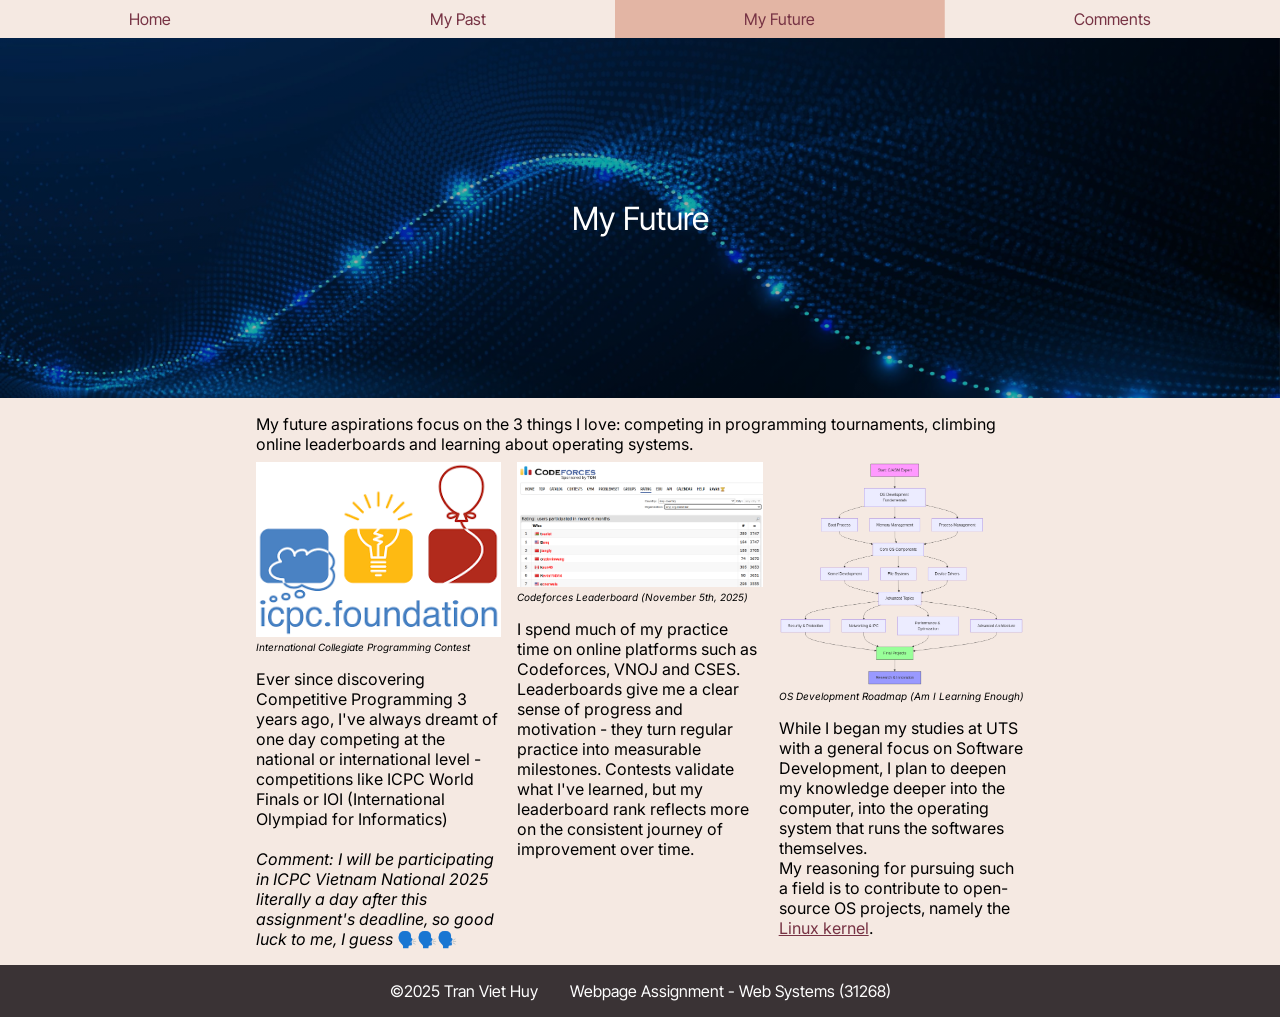
<file: future.html>
<!DOCTYPE html>
<html lang="en">
    <head>
        <meta charset="UTF-8">
        <meta name="viewport" content="width=device-width, initial-scale=1.0">
        <link rel="stylesheet" href="websystems.css">
        <title>My Future</title>
    </head>
    <body>
        <header>
            <nav>
                <a href="index.html">Home</a>
                <a href="past.html">My Past</a>
                <a class="selected" href="future.html">My Future</a>
                <a href="comments.html">Comments</a>
            </nav>
        </header>
        <main>
            <div class="banner future-banner">
                <p>My Future</p>
            </div>
            <div class="page" id="future">
                <p>My future aspirations focus on the 3 things I love: competing in programming tournaments, climbing online leaderboards and learning about operating systems.</p>
                <div class="columns-3">
                    <div class="element">
                        <figure>
                            <img src="images/future/icpc-logo.png" alt="The logo for the ICPC Foundation, representing the International Collegiate Programming Contest.">
                            <figcaption>International Collegiate Programming Contest</figcaption>
                        </figure>
                        <p>
                            Ever since discovering Competitive Programming 3 years ago, I've always dreamt of one day competing at the national or international level - competitions like ICPC World Finals or IOI (International Olympiad for Informatics)<br><br>
                            <i> Comment: I will be participating in ICPC Vietnam National 2025 literally a day after this assignment's deadline, so good luck to me, I guess</i>
                            <span class="emoji">🗣️🗣️🗣️</span>
                        </p>
                    </div>
                    <div class="element">
                        <figure>
                            <img src="images/future/codeforces-leaderboard.png" alt="A screenshot of the Codeforces website showing the 7 top-ranked users on the leaderboard on November 5th, 2025.">
                            <figcaption>Codeforces Leaderboard (November 5th, 2025)</figcaption>
                        </figure>
                        <p>
                            I spend much of my practice time on online platforms such as Codeforces, VNOJ and CSES. 
                            Leaderboards give me a clear sense of progress and motivation - they turn regular practice into measurable milestones. 
                            Contests validate what I've learned, but my leaderboard rank reflects more on the consistent journey of improvement over time.
                        </p>
                    </div>
                    <div class="element">
                        <figure>
                            <img src="images/future/os-dev-roadmap.png" alt="A flowchart diagram illustrating a roadmap for learning operating system development, starting with fundamentals and moving to advanced topics.">
                            <figcaption>OS Development Roadmap (Am I Learning Enough)</figcaption>
                        </figure>
                        <p>
                            While I began my studies at UTS with a general focus on Software Development, I plan to deepen my knowledge deeper into the computer, into the operating system that runs the softwares themselves.<br>
                            My reasoning for pursuing such a field is to contribute to open-source OS projects, namely the <a href="https://github.com/torvalds/linux" target="_blank">Linux kernel</a>.
                        </p>
                    </div>
                </div>
            </div>
        </main>
        <footer>
            <p>&copy;2025 Tran Viet Huy</p>
            <p id="assignment-footer-field">Webpage Assignment - Web Systems (31268)</p>
        </footer>
    </body>
</html>
</file>
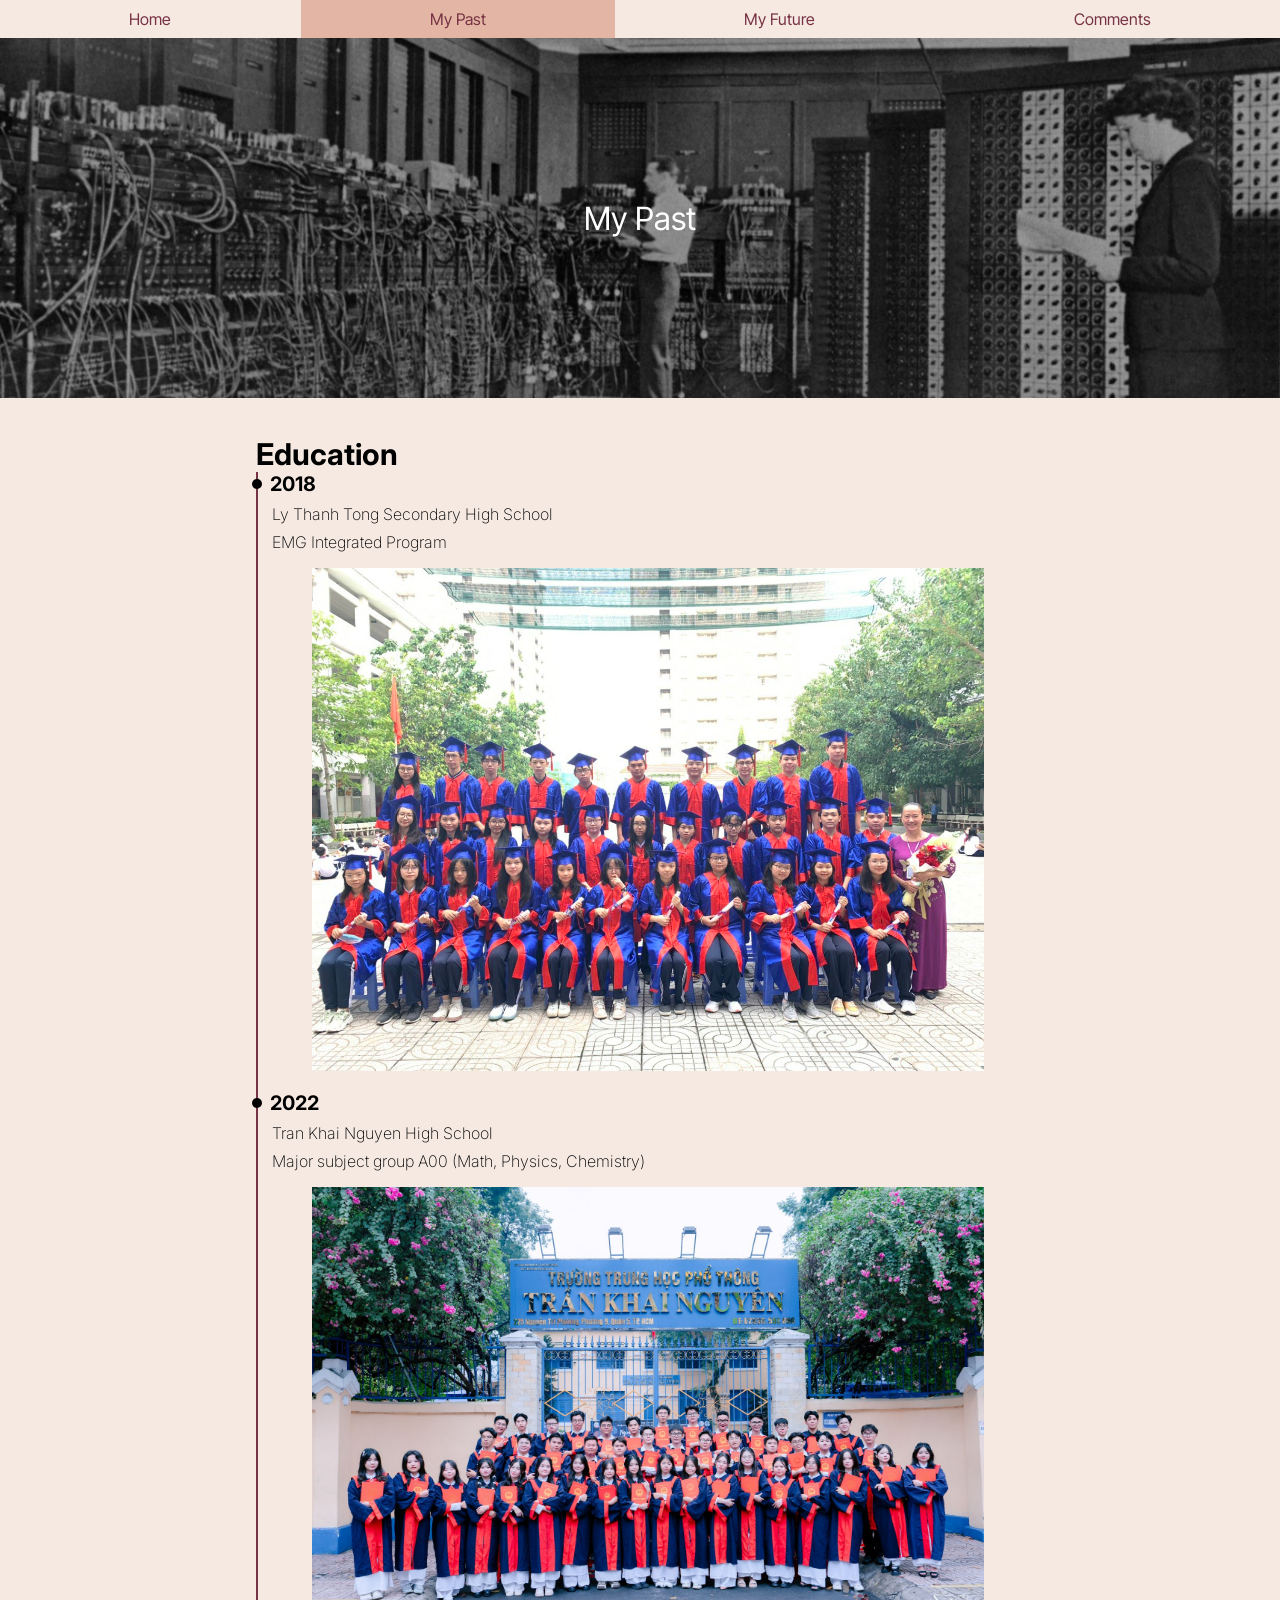
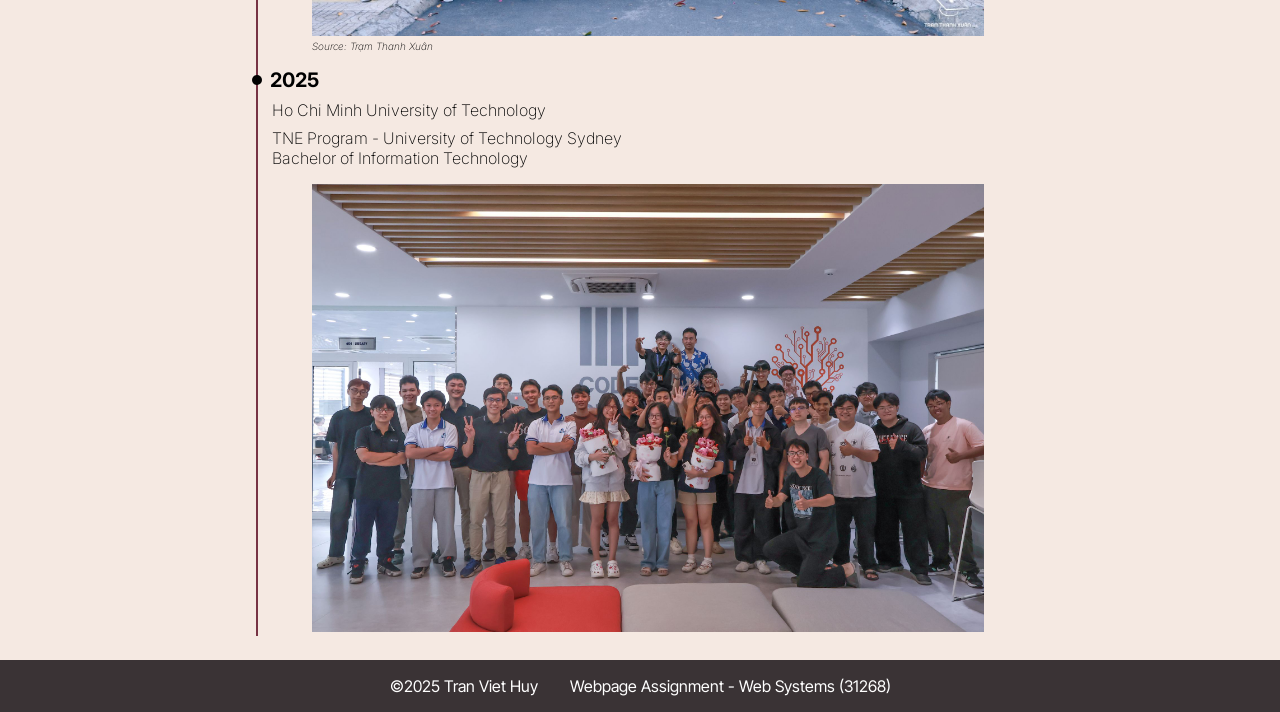
<file: past.html>
<!DOCTYPE html>
<html lang="en">
    <head>
        <meta charset="UTF-8">
        <meta name="viewport" content="width=device-width, initial-scale=1.0">
        <link rel="stylesheet" href="websystems.css">
        <title>My Past</title>
    </head>
    <body>
        <header>
            <nav>
                <a href="index.html">Home</a>
                <a class="selected" href="past.html">My Past</a>
                <a href="future.html">My Future</a>
                <a href="comments.html">Comments</a>
            </nav>
        </header>
        <main>
            <div class="banner past-banner">
                <p>My Past</p>
            </div>
            <div class="page" id="past">
                <h1>Education</h1>
                <div class="timeline">
                    <div class="card">
                        <div class="heading">
                            <div class="trigger"></div>
                            <p>2018</p>
                        </div>
                        <div class="details">
                            <div class="">
                                <p>Ly Thanh Tong Secondary High School</p>
                                <p>EMG Integrated Program</p>
                            </div>
                            <figure>
                                <img src="images/past/secondary-high-school.jpg" alt="A graduation photo of the Ly Thanh Tong Secondary High School class.">
                            </figure>
                        </div>
                    </div>
                    <div class="card">
                        <div class="heading">
                            <div class="trigger"></div>
                            <p>2022</p>
                        </div>
                        <div class="details">
                            <div class="text">
                                <p>Tran Khai Nguyen High School</p>
                                <p>Major subject group A00 (Math, Physics, Chemistry)</p>
                            </div>
                            <figure>
                                <img src="images/past/high-school.jpg" alt="A graduation photo of the Tran Khai Nguyen High School class, standing in front of the school's main gate.">
                                <figcaption>Source: Trạm Thanh Xuân</figcaption>
                            </figure>
                        </div>
                    </div>
                    <div class="card">
                        <div class="heading">
                            <div class="trigger"></div>
                            <p>2025</p>
                        </div>
                        <div class="details">
                            <div class="text">
                                <p>Ho Chi Minh University of Technology</p>
                                <p>
                                    TNE Program - University of Technology Sydney<br>
                                    Bachelor of Information Technology
                                </p>
                            </div>
                            <figure>
                                <img src="images/past/uni.jpg" alt="A class photo of Ho Chi Minh University of Technology students in the library for Vietnamese Women's Day celebration.">
                            </figure>
                        </div>
                    </div>
                </div>
            </div>
        </main>
        <footer>
            <p>&copy;2025 Tran Viet Huy</p>
            <p id="assignment-footer-field">Webpage Assignment - Web Systems (31268)</p>
        </footer>
    </body>
</html>
</file>
<file: websystems.css>
/* ===== COLOR PALATTE ===== */
/* since the checker doesn't like these in the CSS stylesheet, we unfortunately have to omit them */
/*
:root {
    --primary-color: #773344;
    --secondary-color: #E3B5A4;
    --background-color: #F5E9E2;
    --footer-color: #3A3335;
    --darkening: linear-gradient(rgb(0,0,0,0.35),rgb(0,0,0,0.35));
}
*/

/* ===== CUSTOM FONTS ===== */
@font-face {
    font-family: "Inter";
    font-weight: 100 900;
    font-style: normal;
    font-display: swap;
    src: url("fonts/Inter-VariableFont_opsz\,wght.ttf");
}
@font-face {
    font-family: "Inter";
    font-weight: 100 900;
    font-style: italic;
    font-display: swap;
    src: url("fonts/Inter-Italic-VariableFont_opsz\,wght.ttf");
}
@font-face {
    font-family: "Inter Tight";
    font-weight: normal;
    font-style: normal;
    font-display: swap;
    src: url("fonts/InterTight-VariableFont_wght.ttf");
}
@font-face {
    font-family: "JetBrains Mono";
    font-weight: normal;
    font-style: normal;
    font-display: swap;
    src: url("fonts/JetBrainsMono-Regular.woff2");
}

/* ===== PAGE FORMATTING ===== */
html { scroll-behavior: smooth; }
body {
    margin: 0rem;
    padding: 0rem;
    font-family: "Inter";
    background-color: #F5E9E2;
}
.page { padding: 0.5rem 1rem; }
.page#past, .page#future, .page#comments {
    margin: 0 auto;
    max-width: 768px;
}
figcaption {
    font-family: "Inter";
    font-style: italic;
    font-size: 0.625rem;
}
footer {
    padding: 1rem 0;
    text-align: center;
    background-color: #3A3335;
    display: flex;
    align-items: center;
    justify-content: center;
}
footer p { 
    margin: 0 1rem;
    color: white; 
    font-family: "Inter Tight";
}

/* ===== CONTENT FORMATTING (inspired by Markdown) ===== */ 
code, pre {
    border-radius: 0.5rem;
    background-color: white;
}
/* inline code snippets */
code {
    display: inline-block;
    font-family: "JetBrains Mono";
    padding: 0rem 0.25rem;
}
/* block code snippets (spanning multiple lines of code) */
pre {
    font-size: 14px;
    padding: 1rem 0.75rem;
    margin: 0;
}
a, b { color: #773344; }
p { margin: 0.5rem 0; }
q { font-style: italic; }
h1, h2, h3 { margin-bottom: 0rem; }
h1 {
    font-size: 1.875rem;
    margin-top: 1.875rem;
}
h2 {
    font-size: 1.5rem;
    margin-top: 1.5rem;
}
h3 {
    font-size: 1.25rem;
    margin-top: 1.25rem;
}
table { 
    text-align: left; 
    border-collapse: collapse;
    width: 100%;
}
table .group-row { text-align: center; }
table, th, td {
    border: 1px solid black;
    padding: 0.25rem;
}
img { width: 100%; }

/* ===== CUSTOM ELEMENTS ===== */
/* navigation bar */
nav {
    position: static;
    top: 0%;
    left: 0%;
    display: flex;
    width: 100%;
}
nav a {
    flex-grow: 1;
    text-align: center;
    text-decoration: none;
    color: #773344;
    padding: 1vh 1vh;
    font-family: "Inter Tight";
    background-image: linear-gradient(#E3B5A4, #E3B5A4);
    background-repeat: no-repeat;
    background-size: 100% 0%;
    background-position: bottom;
    transition: background-size 0.1s ease-out;
}
nav a:hover, nav .selected { background-size: 100% 100%; }

/* banner */
.banner {
    height: 40vh;
    width: 100%;
    background-size: cover;
    display: flex;
    align-items: center;
    justify-content: center;
    text-align: center;
}
.banner p { 
    font-size: 2rem;
    font-family: "Inter Tight";
    color: white; 
}
.past-banner { 
    background-image: linear-gradient(rgb(0,0,0,0.35),rgb(0,0,0,0.35)), url("images/banner/past.jpg"); 
    background-position: 50% 55%;
}
.future-banner {
    background-image: linear-gradient(rgb(0,0,0,0.35),rgb(0,0,0,0.35)), url("images/banner/future.jpg");
    background-position: 50% 90%;
}
.comments-banner {
    background-image: linear-gradient(rgb(0,0,0,0.35),rgb(0,0,0,0.35)), url("images/banner/comments.jpg");
    background-position: 50% 20%;
}

/* profile */
.profile { display: flex; }
.profile .sidebar {
    width: 30%;
    margin-right: 0.5rem
}
.profile .sidebar img {
    border-radius: 50%;
    width: 100%;
}
.profile .sidebar .affiliation {
    display: flex;
    justify-content: left;
    width: 100%;
    max-height: 96px;
}
.profile .sidebar .affiliation img { 
    object-fit: contain; 
    max-height: 96px;
}
.profile .readme {
    border: 1px solid grey;
    border-radius: 0.5rem;
    padding: 1rem;
    width: 70%;
    margin-left: 0.5rem;
}
.profile .readme .filename {
    font-family: "JetBrains Mono";
    font-size: 0.75rem;
}

/* gallery */
.gallery h1 { 
    text-align: center; 
    border-bottom: 1px solid black;
}
.gallery .container { 
    columns: 2; 
    column-gap: 0;
}
.gallery .container figure { display: inline-block; }
.gallery .container figure > * { width: 100%; }
.gallery .container figure > pre {
    white-space: pre-wrap;
    overflow-wrap: anywhere;
}

/* timeline */
.timeline { position: relative; }
.timeline::before {
    content: '';
    position: absolute;
    width: 2px;
    height: 100%;
    background-color: #773344;
}
.timeline .card { margin-left: 1rem; }
.timeline .card .heading {
    display: inline-flex;
    align-items: center;
}
.timeline .card .heading .trigger {
    width: 0.625rem;
    height: 0.625rem;
    border-radius: 50%;
    transform: translate(-1.25rem, 0);
    background-color: black;
}
.timeline .card .heading p {
    margin: 0 0.5rem;
    transform: translate(-1.25rem, 0);
    font-weight: bold;
    font-size: 1.25rem;
}
.timeline .card .details { font-weight: 200; }

/* table of contents */
.table-of-contents {
    border: 1px solid grey;
    border-radius: 0.5rem;
    padding: 0.5rem;
}
.table-of-contents a { 
    display: block; 
    margin: 0.25rem 0;
    text-decoration: none;
    border-radius: 0.5rem;
    transition: box-shadow 0.1s ease-out, background-color 0.1s ease-out, padding 0.1s ease-out;
}
.table-of-contents a:hover {  
    box-shadow: 0 0 3rem rgb(0,0,0,0.2); 
    background-color: #E3B5A459;
    padding: 0.25rem 0.75rem;
}
.table-of-contents a.level-1 { font-size: 1.17rem; }
.table-of-contents a.level-2 { text-indent: 2rem; }

/* columns group */
/* 
    since the algorithm for balancing columns between Firefox and Chrome is different, 
    leading to different layouts entirely, we will be using Flexbox instead of CSS 
    Columns for this.
    The old implementation using CSS Columns is still available as commented code.
*/
.columns-2, .columns-3 { 
    display: flex;
    gap: 1rem;
}
.columns-2 figure {
    flex: 1;
    margin: 0;
}
.columns-2 figure img { border: 1px solid grey; }
/* 
    hardcode ratio of width of desktop (1920px) to mobile (882px) to scale uniformly
    1920 / 882 = 320 / 147 ~ 2.1768707482993
*/
.columns-2 figure#mobile { flex: 147; }
.columns-2 figure#desktop { flex: 320; } 

.columns-3 .element { 
    flex: 1; 
    display: flex;
    flex-direction: column;
}
.columns-3 figure { margin: 0; }
.columns-3 figure img { width: 100%; }
.columns-3 figure figcaption { padding-bottom: 0.5rem; }

/*
.columns-2 { columns: 2; }
.columns-3 { columns: 3; }
.columns-3 .element  { display: inline-block; }
*/

/* palette */
.palette { 
    height: 150px;
    margin: 0 auto;
    columns: 4;
    column-gap: 0;
}
.palette > * {
    width: 100%;
    height: 100%;
    margin: 0;
    display: flex;
    align-items: center;
    justify-content: center;
    text-align: center;
}
.palette p { margin: 0; }

/* ==== SINGLY DEFINED CLASSES ===== */
/* color */
.primary { 
    background-color: #773344; 
    color: white;
}
.secondary { background-color: #E3B5A4; }
.background { background-color: #F5E9E2; }
.footer {
    background-color: #3A3335;
    color: white;
}
/* font */
.inter { font-family: "Inter"; }
.inter-tight { font-family: "Inter Tight"; }
.jetbrains-mono { font-family: "JetBrains Mono"; }

/* ===== RESPONSIVE DESIGN ===== */
/* mobile */
@media screen and (max-width: 480px) {
    .profile {
        flex-direction: column;
        align-items: stretch;
    }
    .profile .sidebar, .profile .readme {
        width: 100%;
        margin: 0;
        box-sizing: border-box;
    }
    .profile .sidebar img {
        width: 50%;
        max-width: 160px; /* 33% of the maximum width */
        display: block;
        margin: 0 auto;
    }
    /*.columns-3 { columns: 1; }*/
    .columns-2, .columns-3 { flex-direction: column; }
    .gallery .container { columns: 1; }
    #assignment-footer-field, #date-footer-field { display: none; }
}
/* tablet */
@media screen and (min-width: 480px) and (max-width: 768px) {
    /*.columns-3 { columns: 2; }*/
    .columns-3 { flex-wrap: wrap; }
    .columns-3 .element {
        flex: 1 1 45%;
    }
    #date-footer-field { display: none; }
}
</file>
